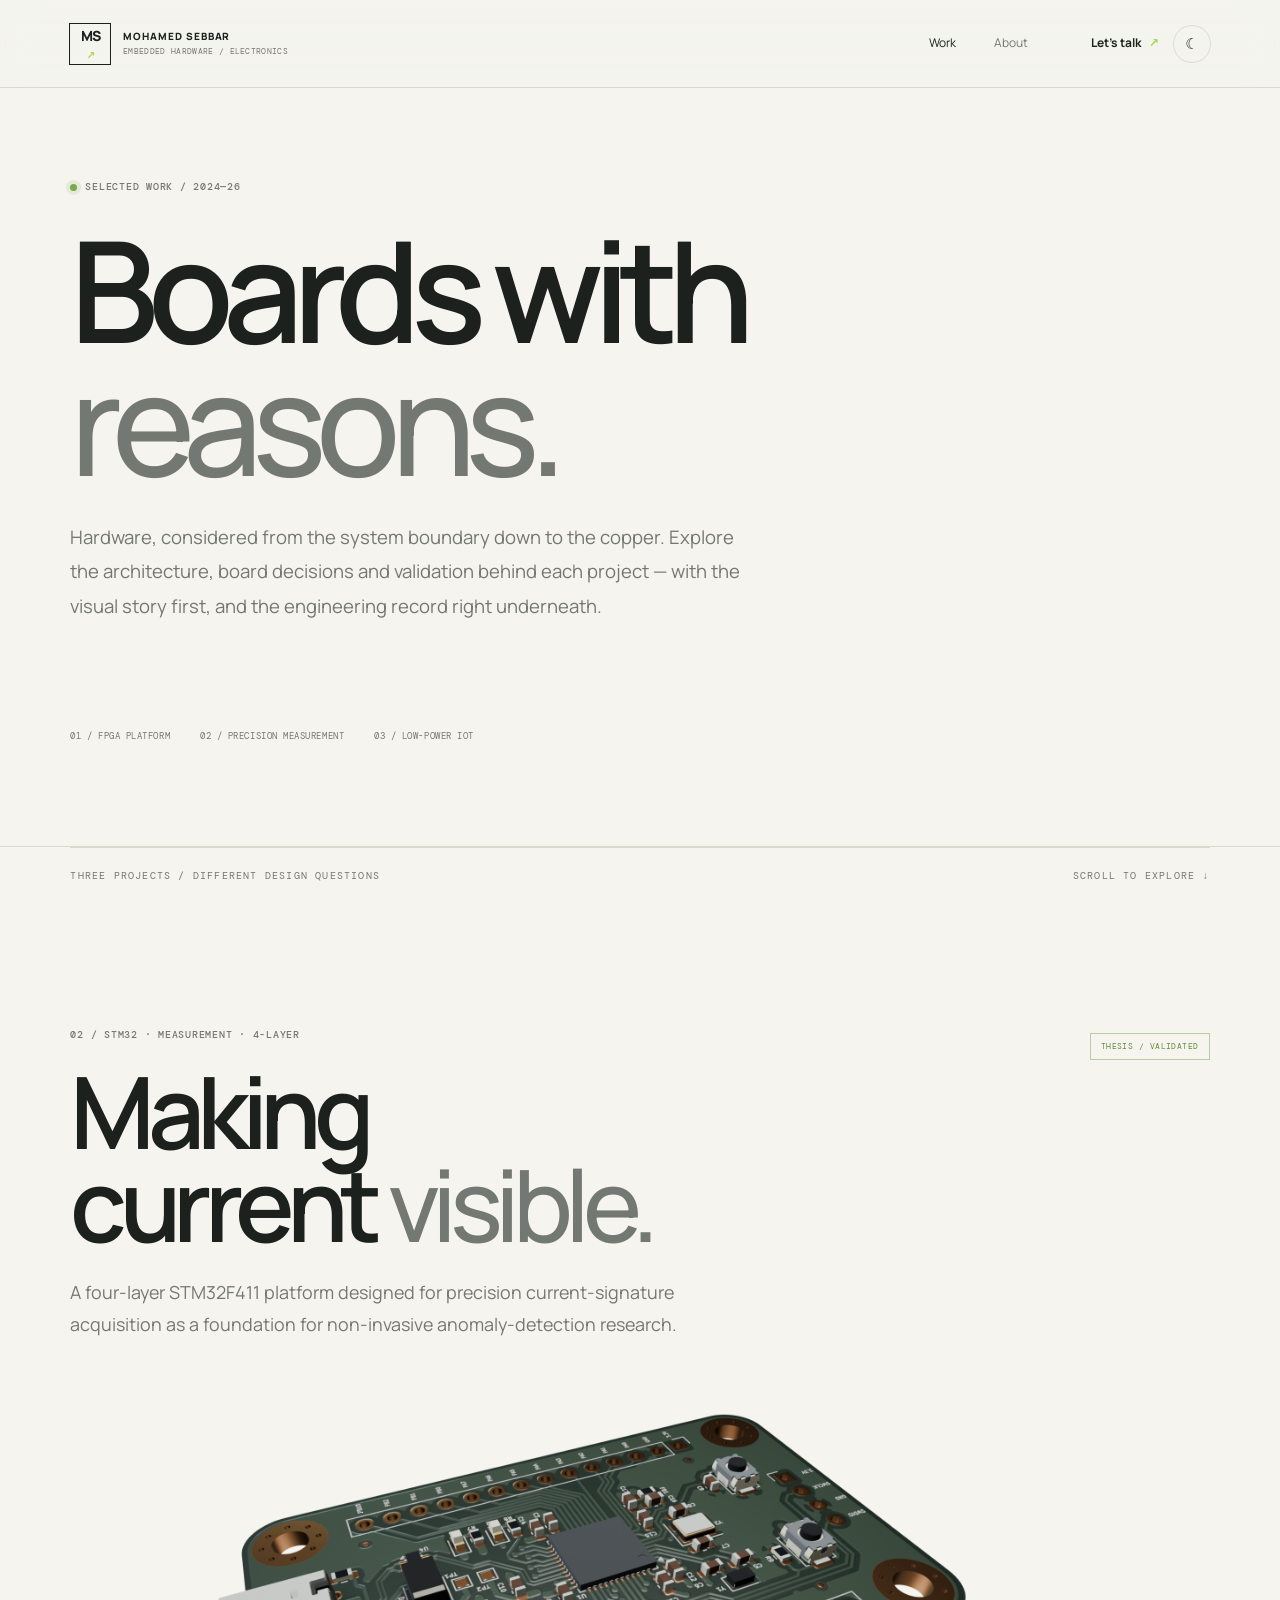
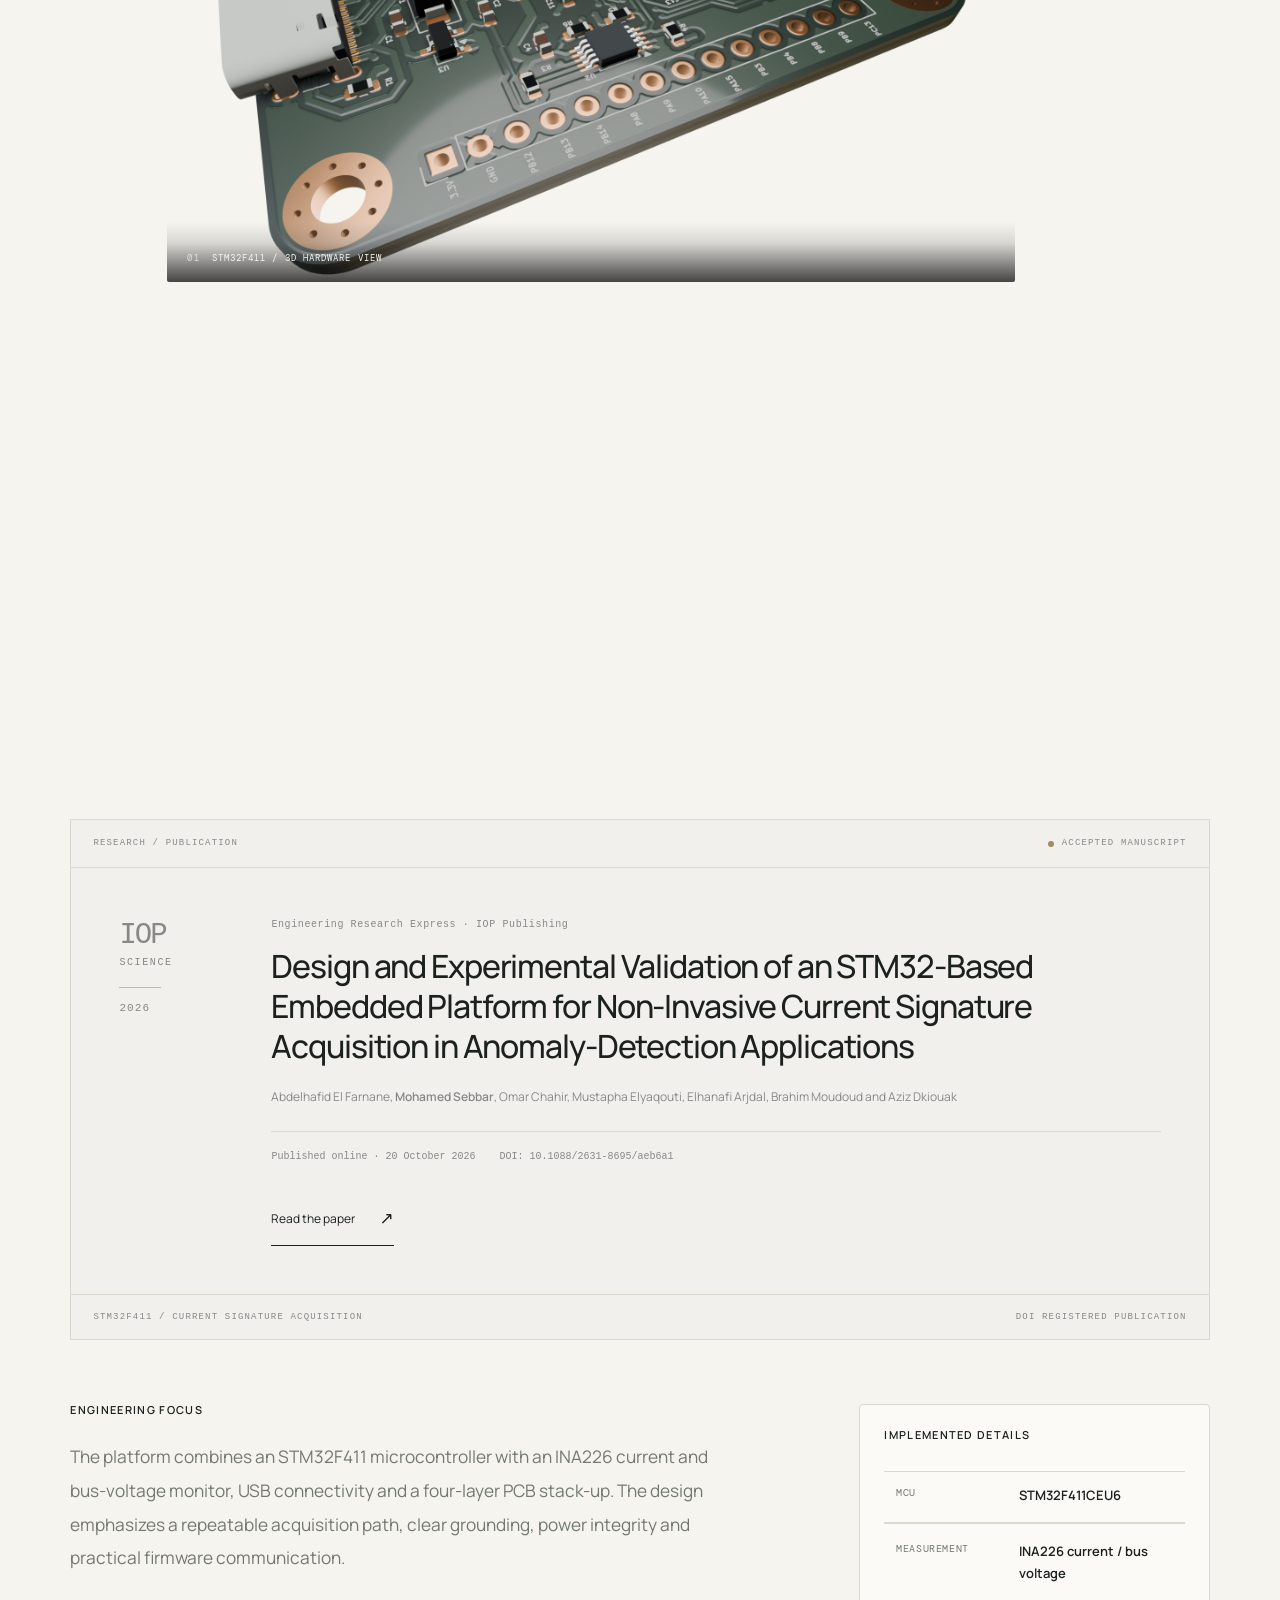
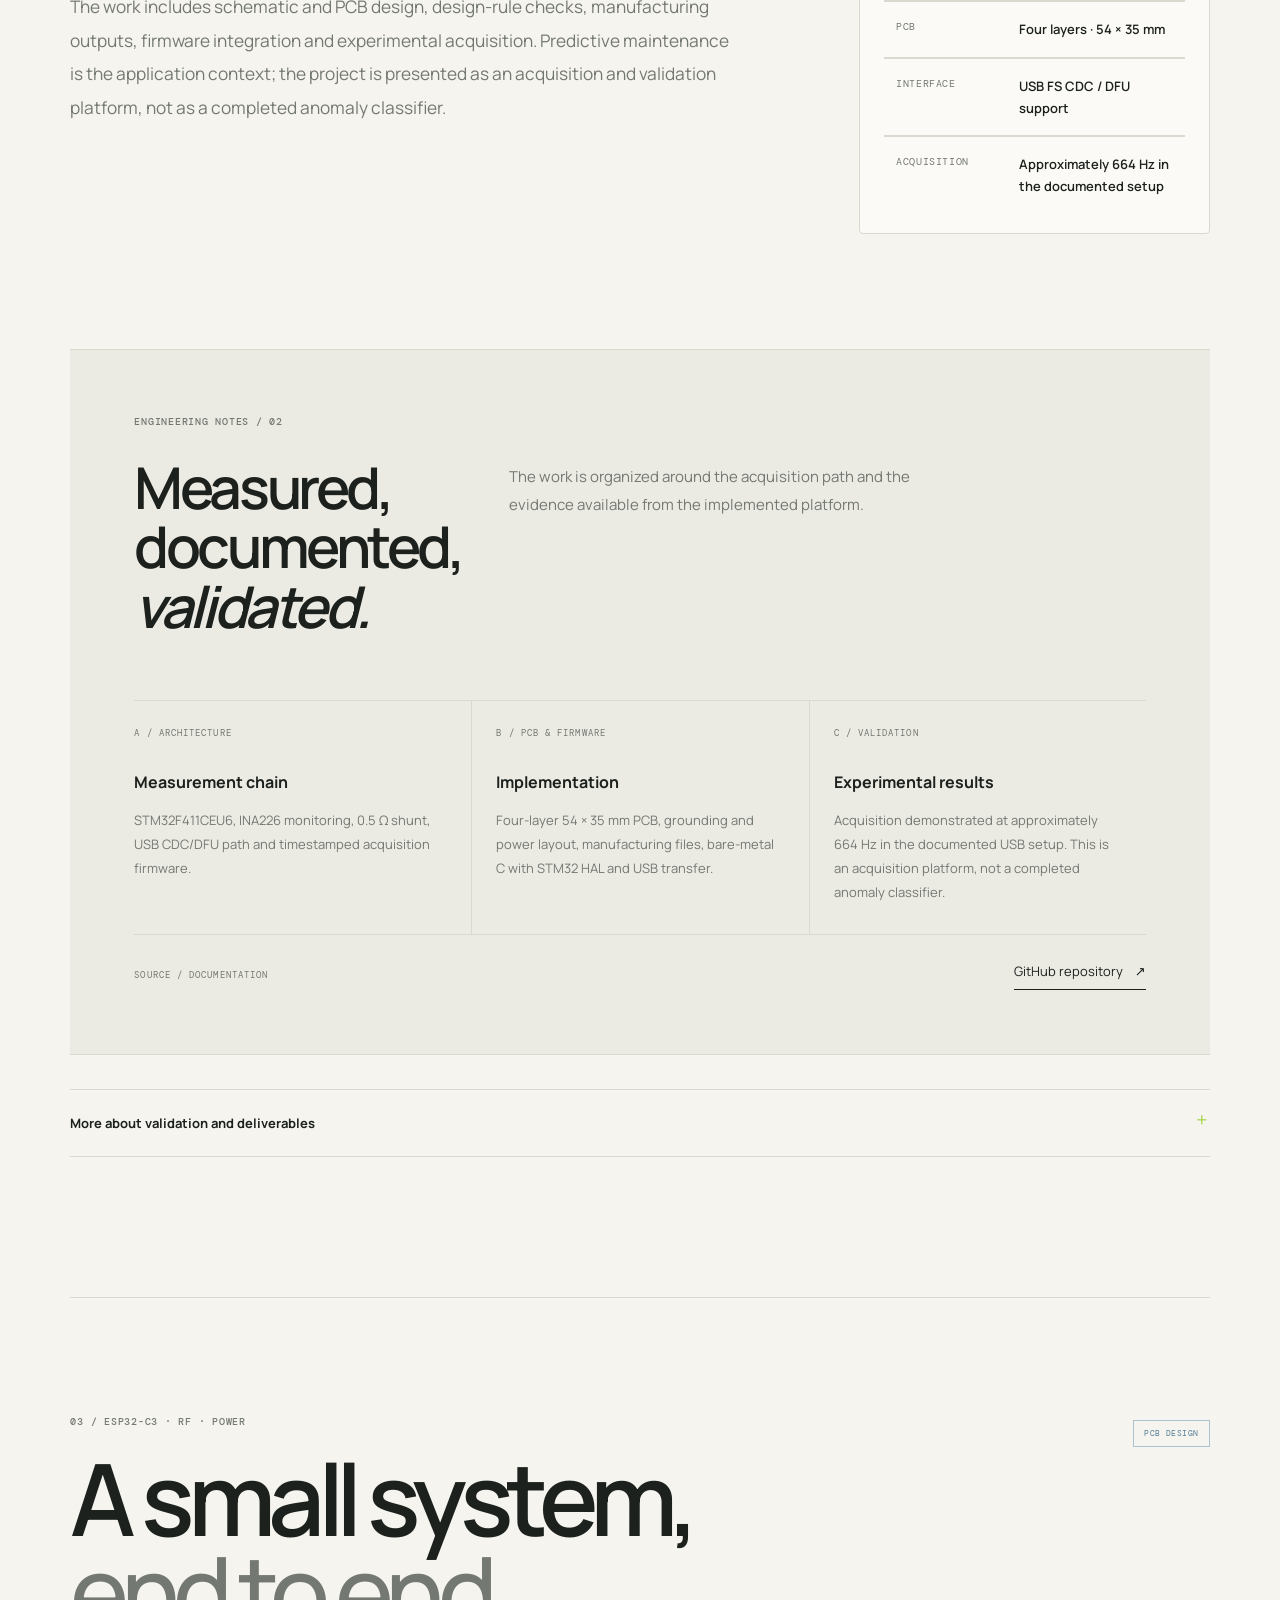
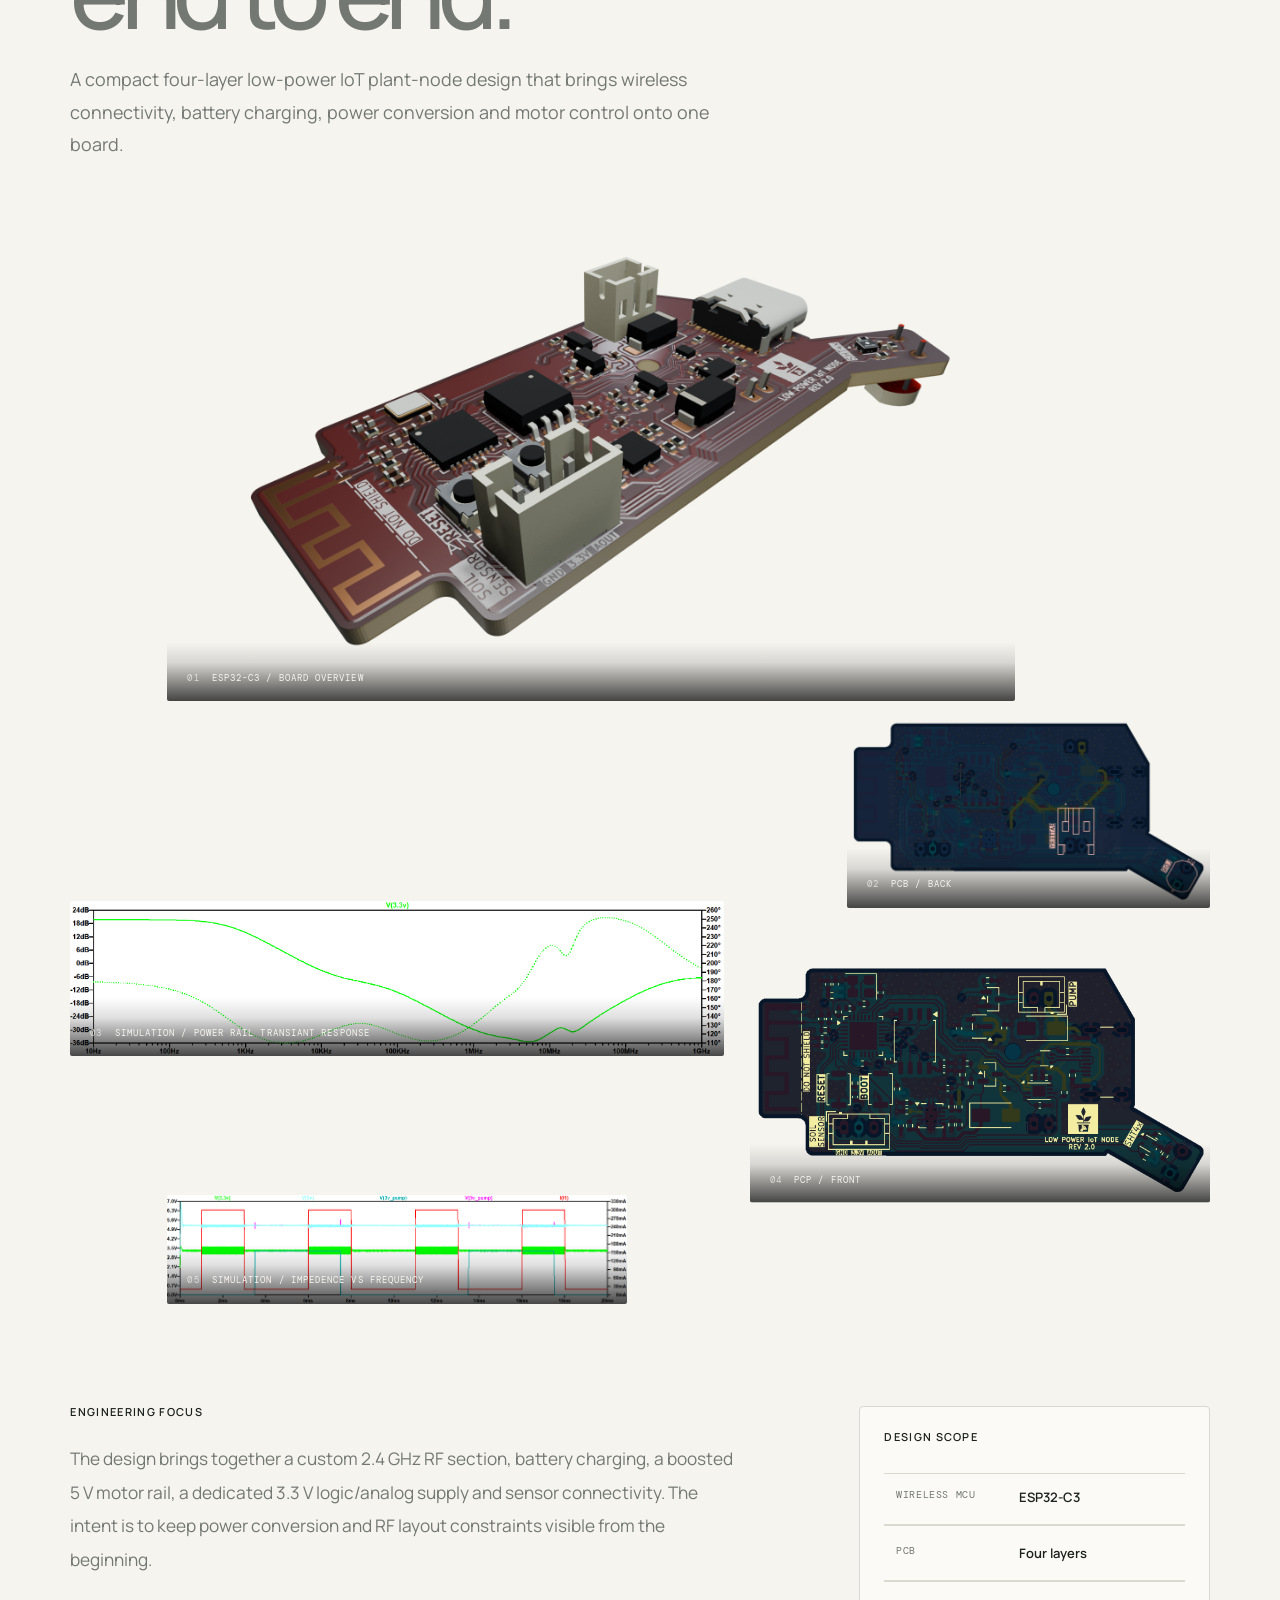
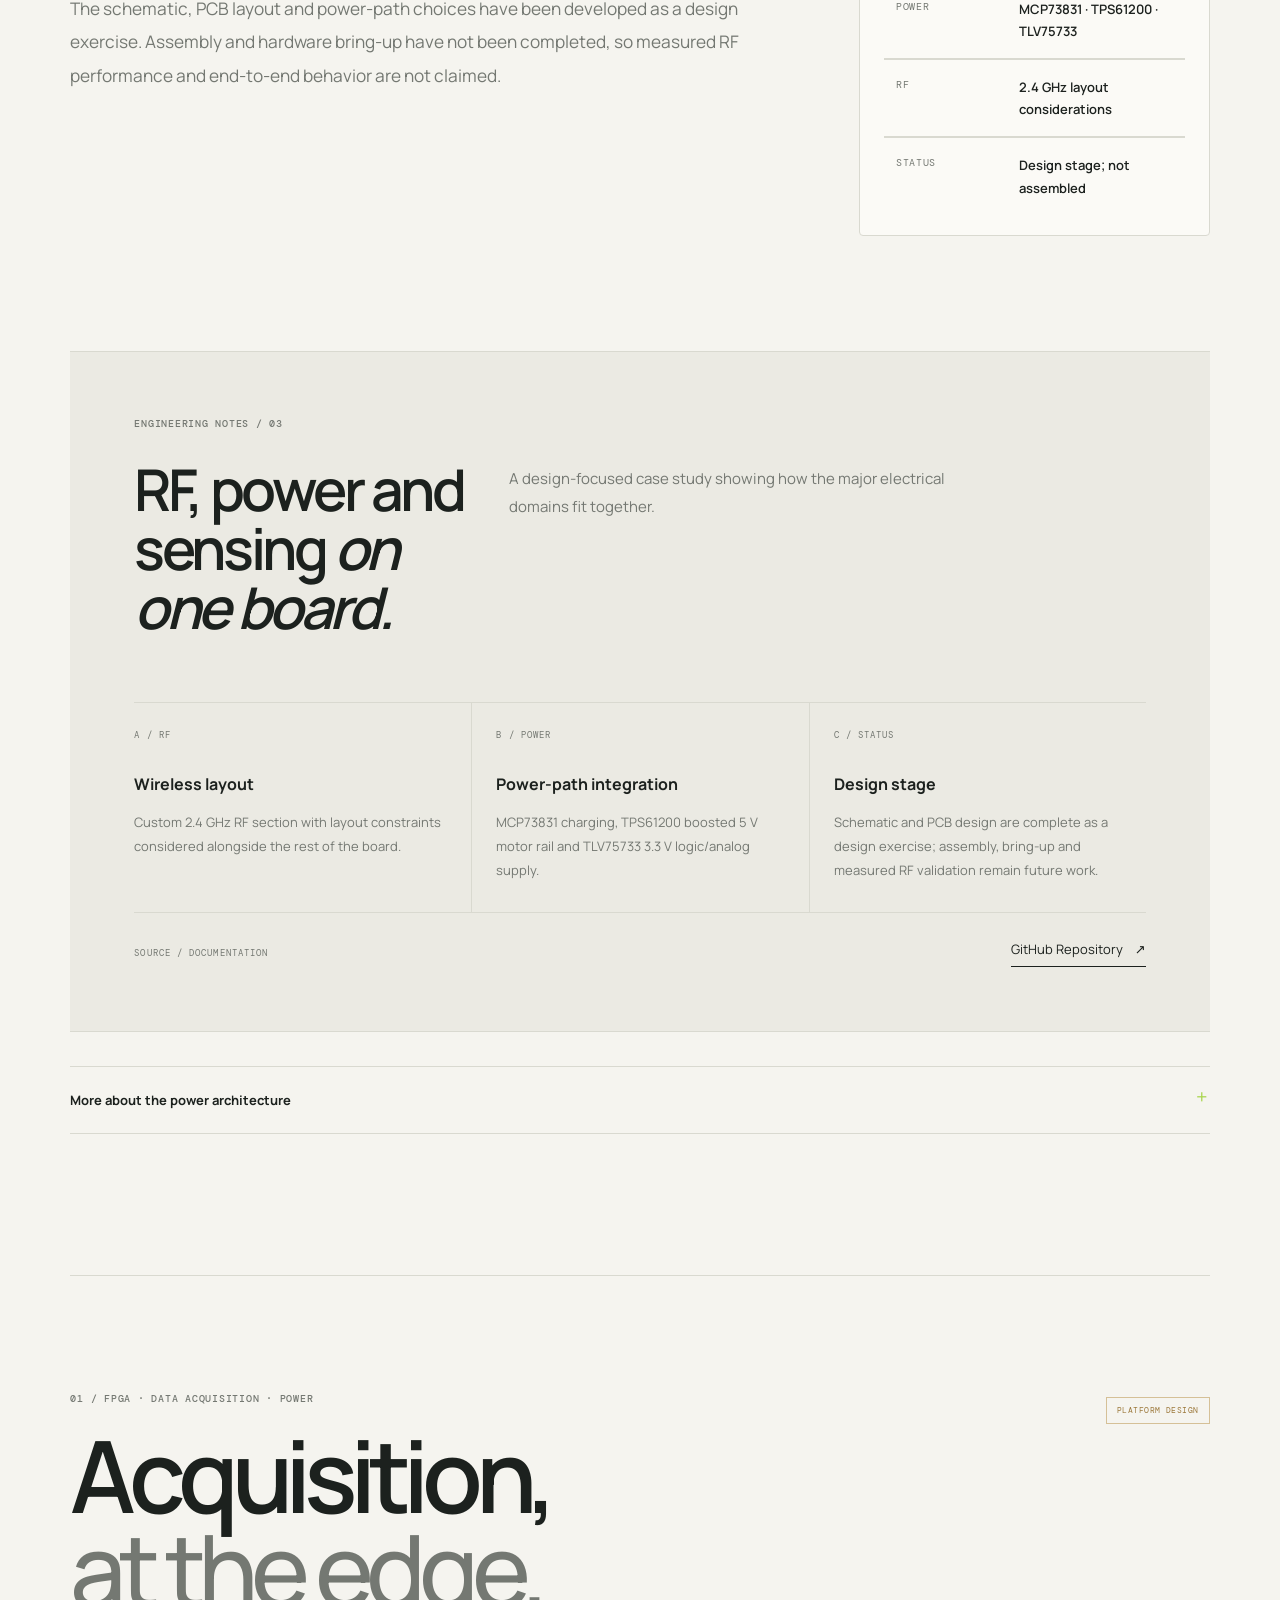
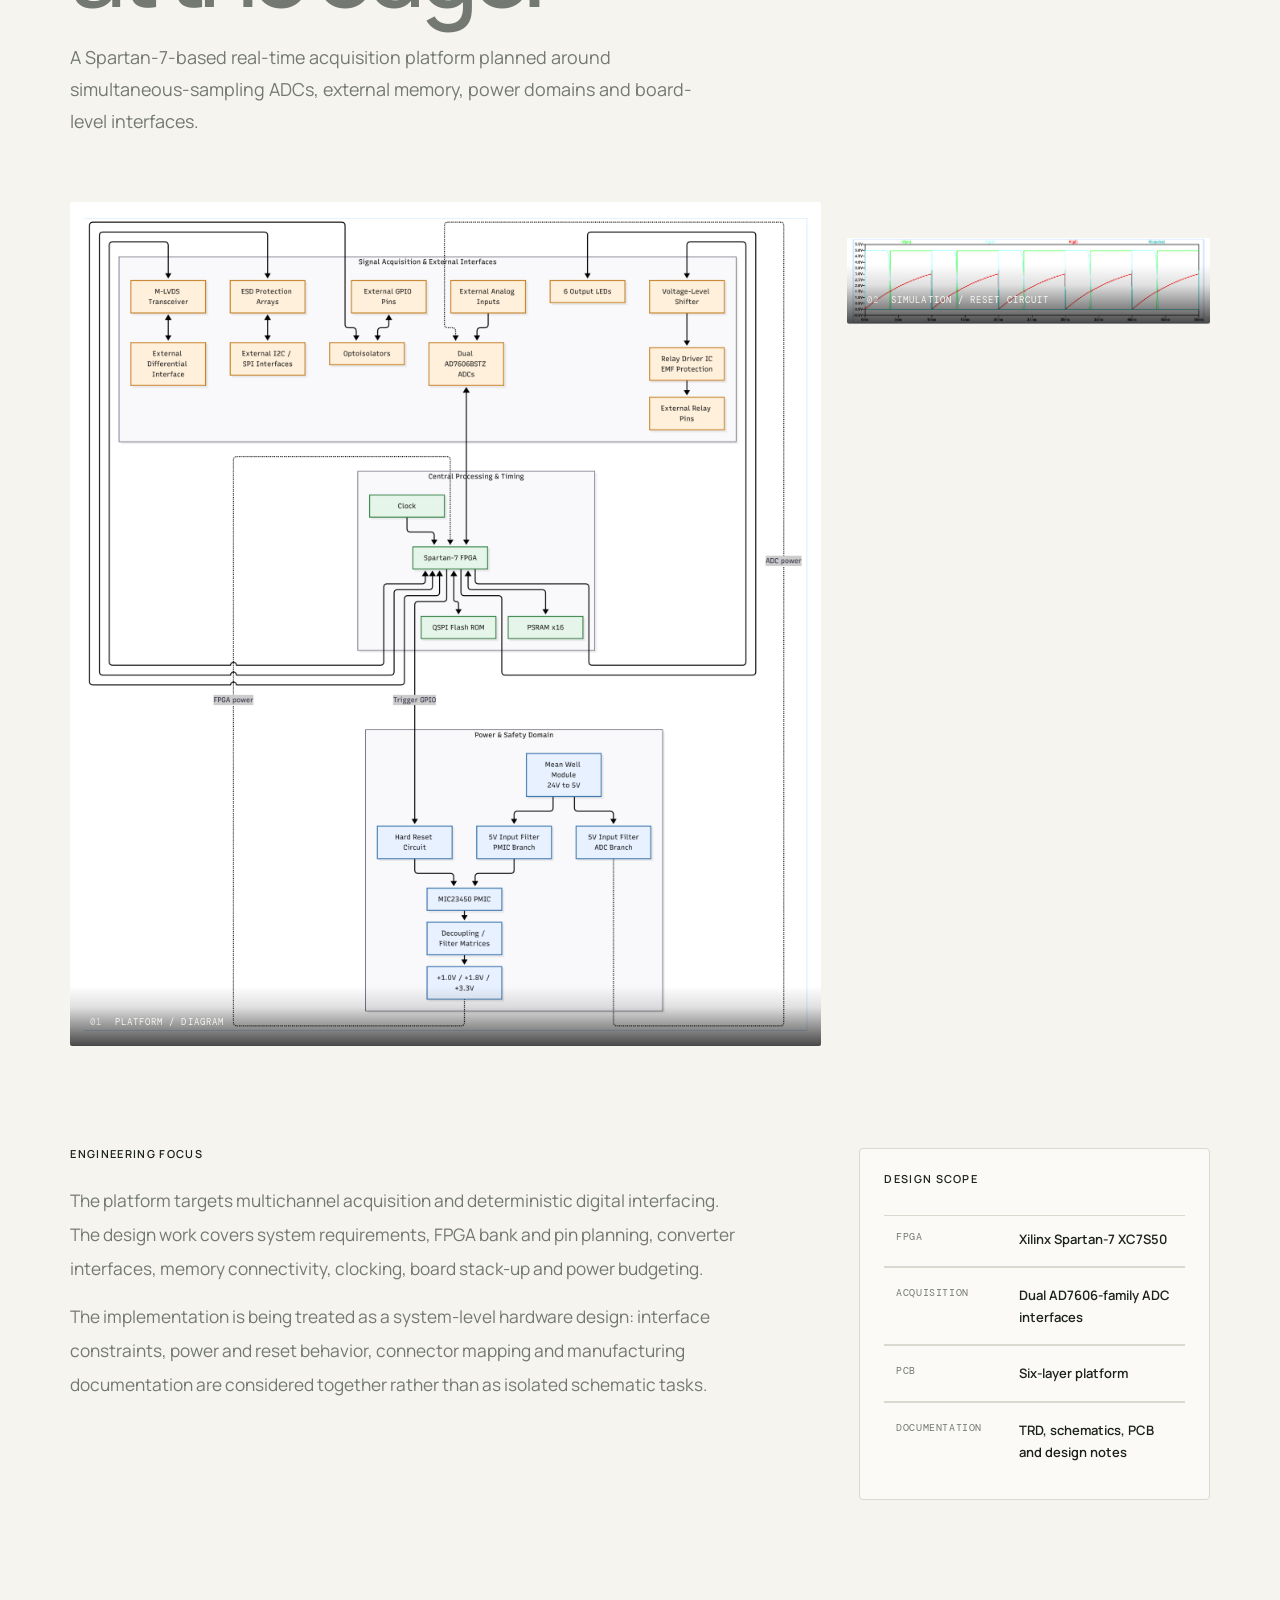
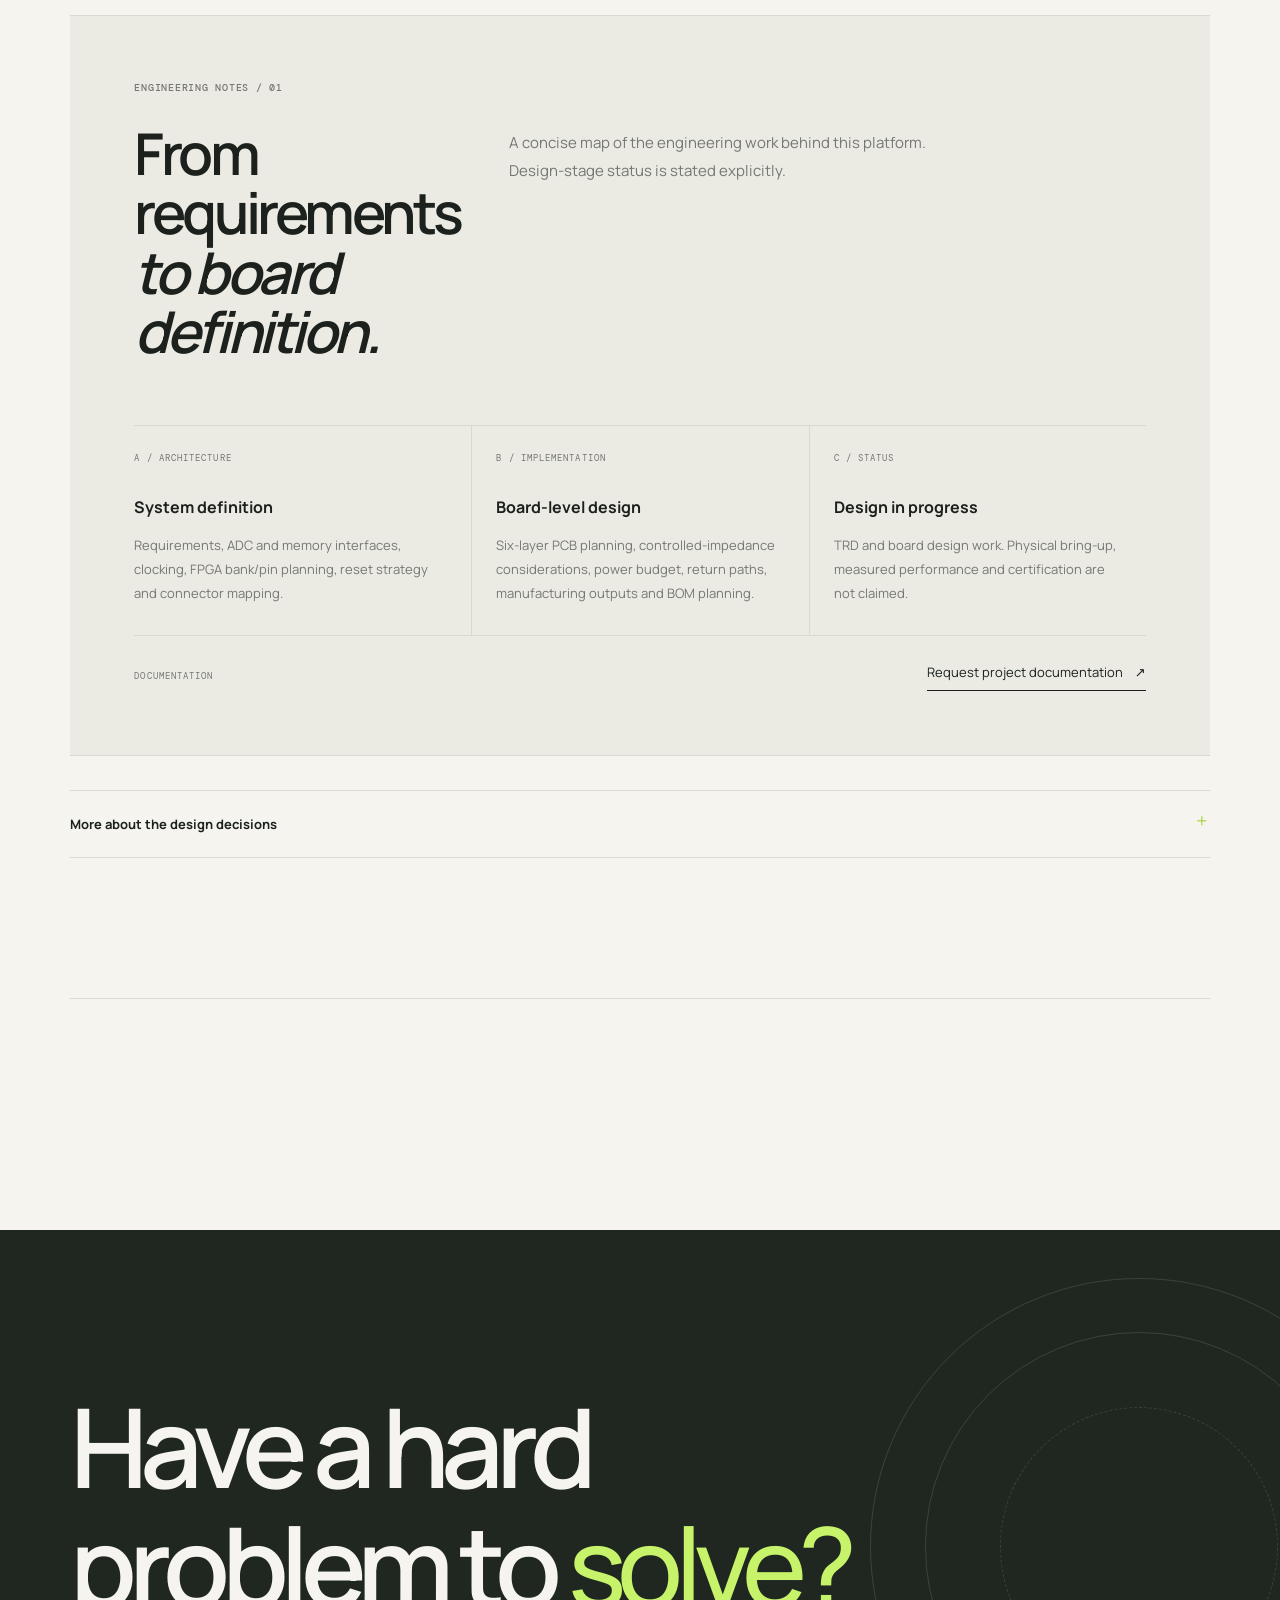
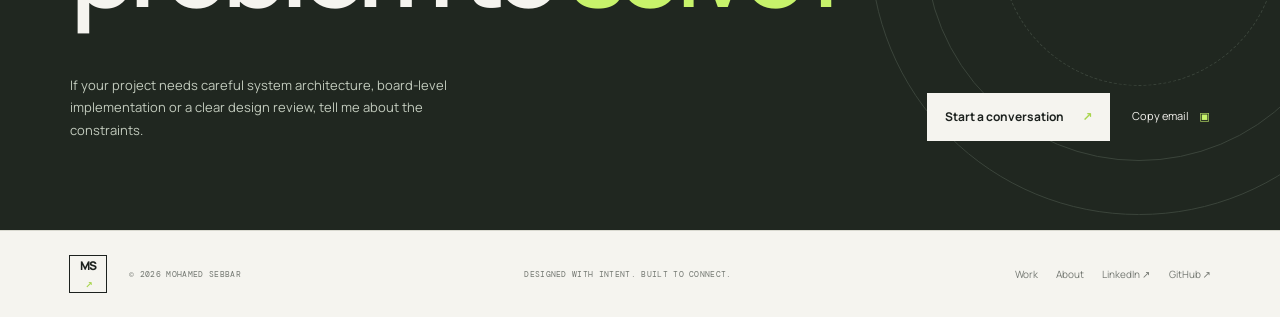
<file: index.html>
<!DOCTYPE html>
<html data-theme="light" lang="en">
    <head>
        <meta charset="utf-8"/>
        <meta content="width=device-width, initial-scale=1" name="viewport"/>
        <meta content="#f5f4ef" name="theme-color"/>
        <meta content="Selected embedded hardware, PCB and FPGA platform work by Mohamed Sebbar, including a Spartan-7 acquisition platform, STM32 current-signature hardware and an ESP32-C3 IoT board." name="description"/>
        
        <title> Selected Work &mdash; Mohamed Sebbar </title>
        
        <script>
            try{var t=localStorage.getItem("theme")||(matchMedia("(prefers-color-scheme: dark)").matches?"dark":"light");document.documentElement.dataset.theme=t}catch(e){}
        </script>

        <link href="https://fonts.googleapis.com" rel="preconnect"/>
        <link crossorigin="" href="https://fonts.gstatic.com" rel="preconnect"/>
        <link href="https://fonts.googleapis.com/css2?family=DM+Mono:wght@400;500&amp;family=Manrope:wght@400;500;600;700;800&amp;display=swap" rel="stylesheet"/>
        <link href="css/00-foundation.css" rel="stylesheet"/>
        <link href="css/01-navigation-components.css" rel="stylesheet"/>
        <link href="css/02-home-hero.css" rel="stylesheet"/>
        <link href="css/03-home-sections.css" rel="stylesheet"/>
        <link href="css/04-contact.css" rel="stylesheet"/>
        <link href="css/05-project-pages.css" rel="stylesheet"/>
        <link href="css/06-about-footer.css" rel="stylesheet"/>
        <link href="css/07-responsive-base.css" rel="stylesheet"/>
        <link href="css/08-editorial-overrides.css" rel="stylesheet"/>

        <script defer="" src="script.js"></script>
    </head>
 
    <body>
        <a class="skip-link" href="#main"> Skip to content </a>
        
        <div class="site-shell">

            <header class="site-header">
                <a aria-label="Mohamed Sebbar home" class="wordmark" href="index.html">
                    <span class="wordmark-mark"> MS <span> &nearrow; </span> </span>
                    <span class="wordmark-name"> MOHAMED SEBBAR <small> EMBEDDED HARDWARE / ELECTRONICS </small> </span>
                </a>

                <nav aria-label="Main navigation" class="main-nav">
                    <a aria-current="page" class="is-current" href="index.html"> Work </a>
                    <a href="about.html"> About </a>
                </nav>
            
                <div class="header-actions">
                    <a class="header-contact" href="#contact"> Let's talk <span> &nearrow; </span> </a>
                    
                    <button aria-label="Toggle dark mode" aria-pressed="false" class="theme-toggle" type="button">
                        <span aria-hidden="true" class="moon"> ☾ </span>
                        <span aria-hidden="true" class="sun"> ☀ </span>
                    </button>

                    <button aria-controls="mobile-nav" aria-expanded="false" aria-label="Open navigation" class="menu-toggle" type="button">
                        <span> </span>
                        <span> </span>
                    </button>
                </div>

            </header>

            <nav aria-label="Mobile navigation" class="mobile-nav" id="mobile-nav" inert="">
                <a aria-current="page" href="index.html"> Work <span> 01 </span> </a>
                <a href="about.html"> About <span> 02 </span> </a>
                <a href="#contact"> Get in touch <span> &nearrow; </span> </a>
            </nav>

            <main id="main">
                
                <section class="page-hero section-pad">
                    <p class="eyebrow">
                        <span class="status-dot"> </span>
                        SELECTED WORK / 2024&mdash;26
                    </p> 
                    <h1> Boards with <em> reasons. </em> </h1>
                    <p class="page-lead">
                    Hardware, considered from the system boundary down to the copper. Explore the architecture, board decisions and validation behind each project — with the visual story first, and the engineering record right underneath.
                    </p>
                    <div class="page-hero-meta">
                        <span> 01 / FPGA PLATFORM </span>
                        <span> 02 / PRECISION MEASUREMENT </span>
                        <span>  03 / LOW-POWER IOT </span>
                    </div>
                </section>
                
                <!-- WORK PAGE: INTRODUCTION AND PROJECT CASE STUDIES -->
                <section aria-label="Project case studies" class="case-studies section-pad">
                    <div class="work-intro-line">
                        <span>THREE PROJECTS / DIFFERENT DESIGN QUESTIONS</span>
                        <span>SCROLL TO EXPLORE ↓</span>
                    </div>

                    <div id="project-proj1"></div>
                    <div id="project-proj2"></div>
                    <div id="project-proj3"></div>
                </section>


                <!-- WORK PAGE: CONTACT CTA -->
                <section class="contact section-pad" id="contact">
                <div class="contact-top">
                <p class="eyebrow">
                <span class="status-dot">
                </span>
                HARDWARE / PCB / FPGA
                </p>
                <span class="contact-index">
                PROJECTS &amp; ROLES
                </span>
                </div>
                <h2>
                Have a hard
                <br/>
                problem to
                <em>
                solve?
                </em>
                </h2>
                <div class="contact-bottom">
                <p>
                If your project needs careful system architecture, board-level implementation or a clear design review, tell me about the constraints.
                </p>
                <div class="contact-actions">
                    <a
                        class="button button-light"
                        href="https://mail.google.com/mail/?view=cm&fs=1&to=sebbar.mohamed66%40gmail.com&su=Hardware%20inquiry"
                        target="_blank"
                        rel="noopener noreferrer"
                    >
                        Start a conversation
                        <span aria-hidden="true">&nearrow;</span>
                    </a>
                    <button class="copy-email" data-copy-email="sebbar.mohamed66@gmail.com" type="button">
                        Copy email <span aria-hidden="true"> ▣ </span>
                    </button>
                </div>
                </div>
                <div aria-hidden="true" class="contact-orbit">
                </div>
                </section>

            </main>

            <footer class="site-footer">
                <a aria-label="Back to home" class="footer-mark" href="index.html">
                    MS <span> &nearrow; </span>
                </a>
                
                <span> &copy;
                    <span id="year"> 2026 </span> MOHAMED SEBBAR
                </span>

                <span>
                    DESIGNED WITH INTENT. BUILT TO CONNECT.
                </span>

                <nav aria-label="Footer navigation" class="footer-links">
                    <a href="index.html"> Work </a>
                    <a href="about.html"> About </a>
                    <a href="https://www.linkedin.com/" rel="noreferrer" target="_blank"> LinkedIn &nearrow; </a>
                    <a href="https://github.com/mohamed-sebbar" rel="noreferrer" target="_blank"> GitHub &nearrow; </a>
                </nav>
                
            </footer>

        </div>

        <div aria-live="polite" class="toast" role="status"> </div>

    </body>

</html>
</file>
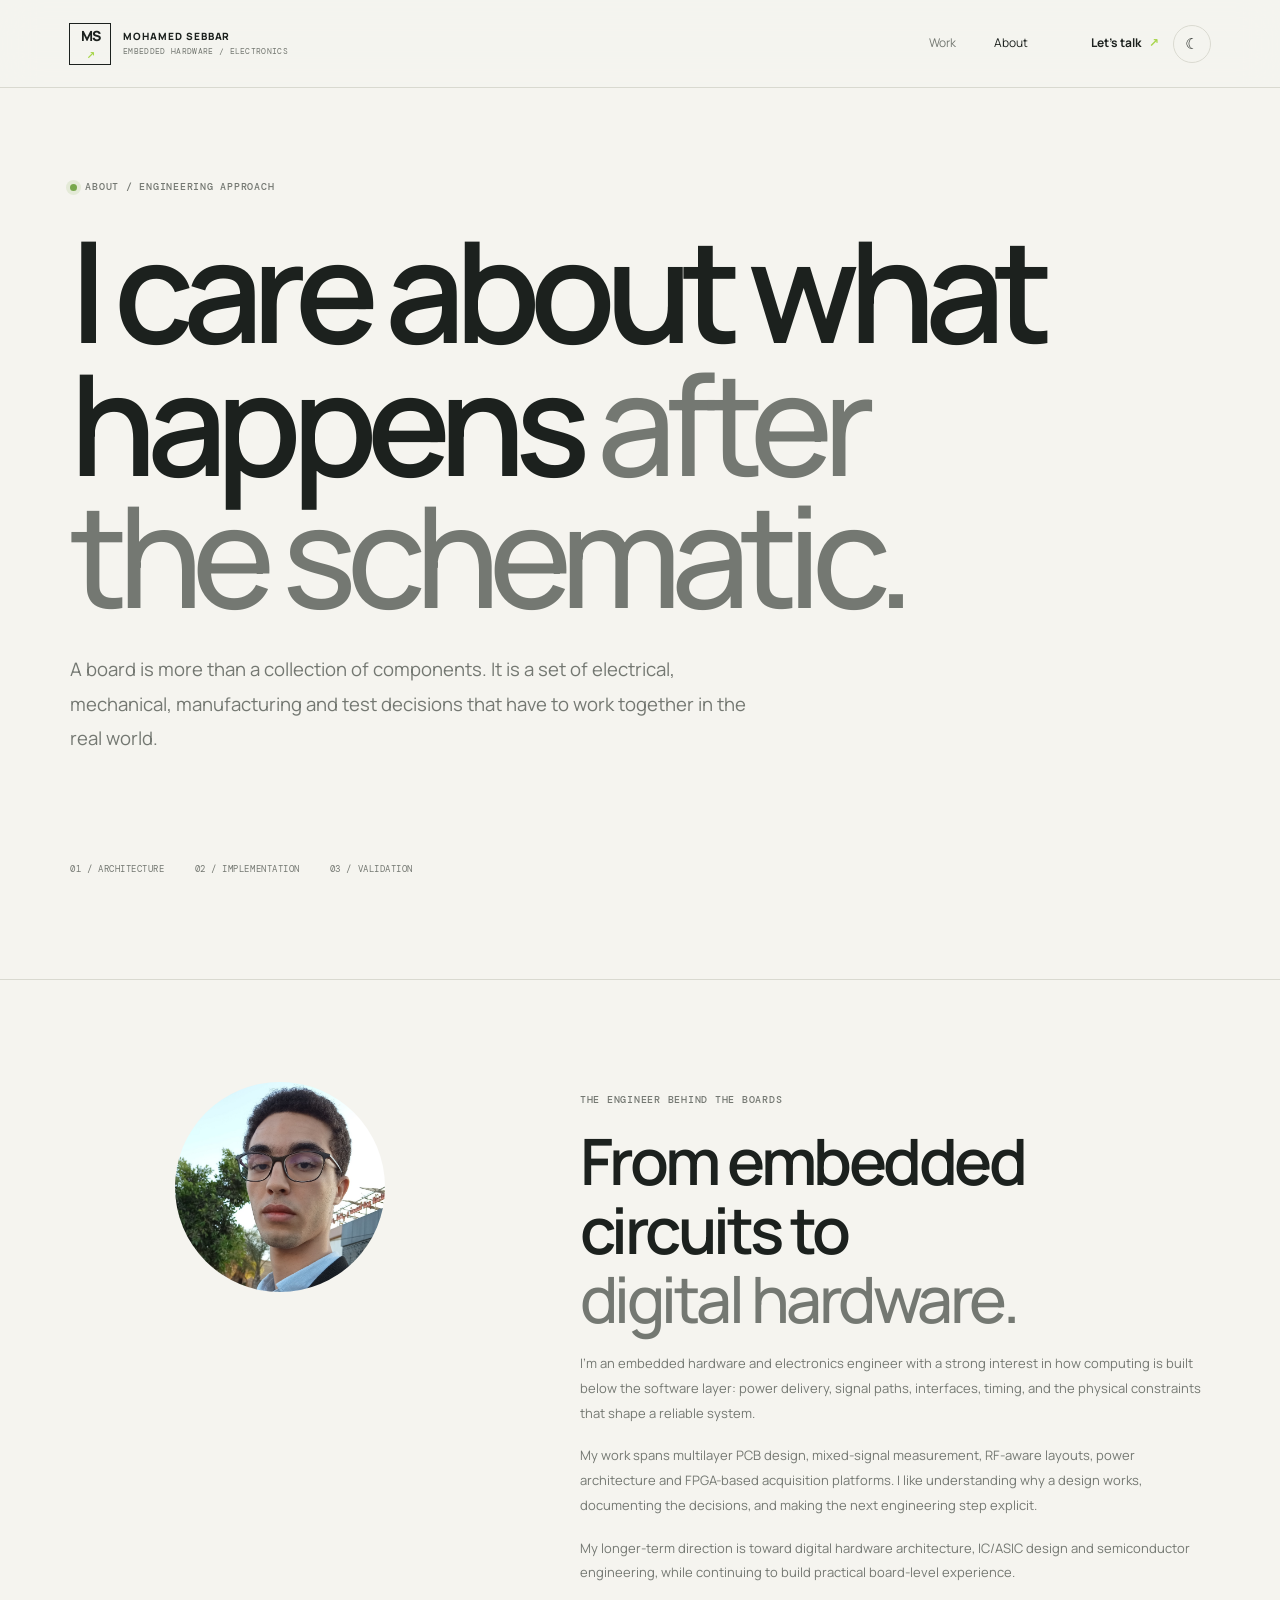
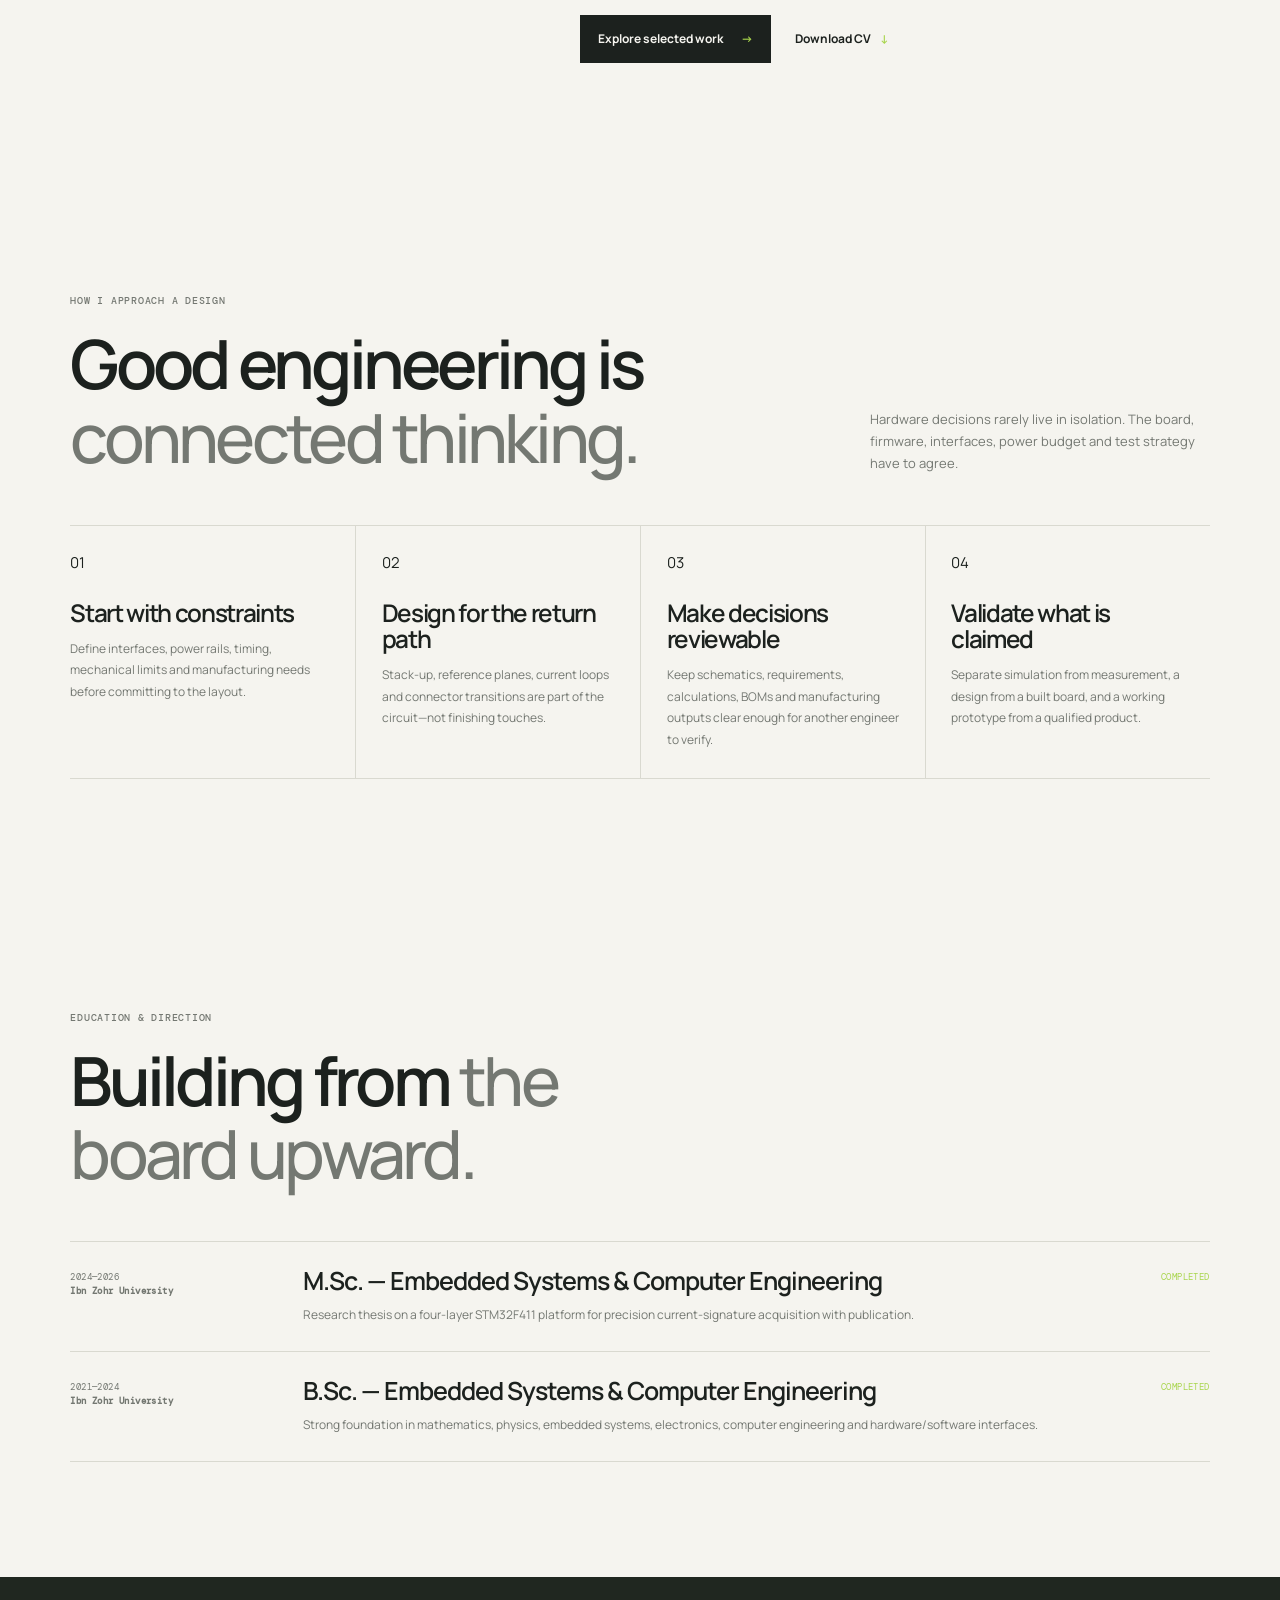
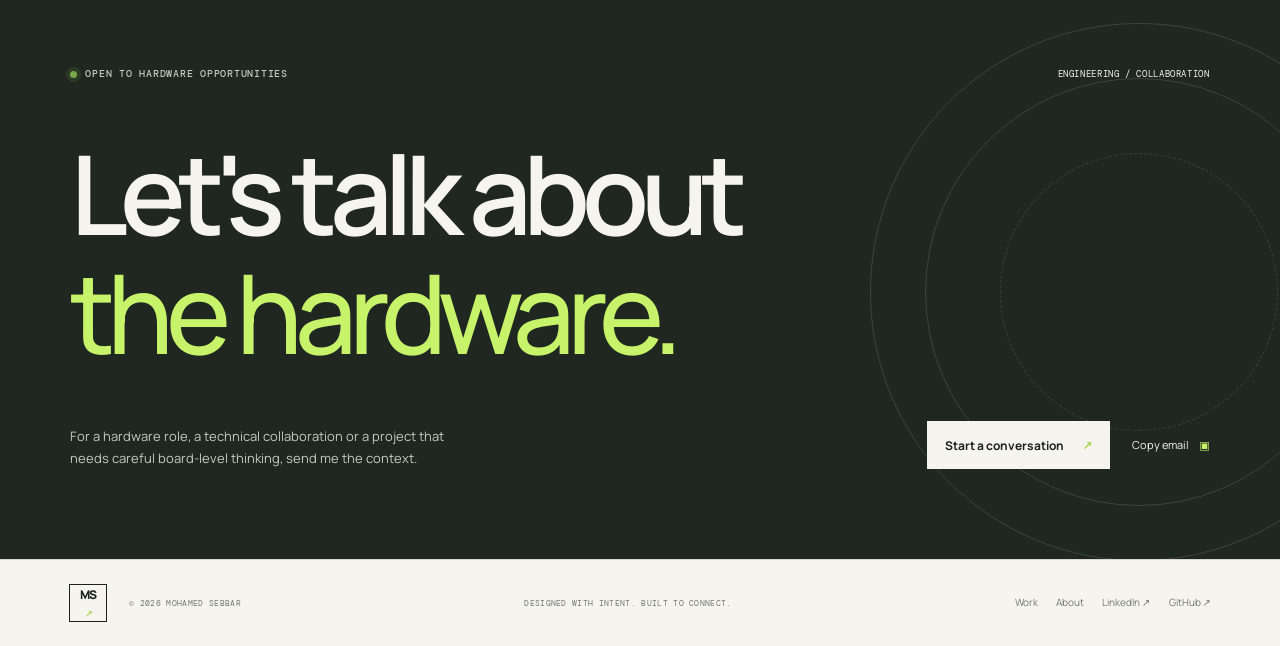
<file: about.html>
<!DOCTYPE html>
<html data-theme="light" lang="en">
  <head>
      <meta charset="utf-8"/>
      <meta content="width=device-width, initial-scale=1" name="viewport"/>
      <meta content="#f5f4ef" name="theme-color"/>
      <meta content="About Mohamed Sebbar, embedded hardware and electronics engineer focused on board-level design, FPGA platforms and precision instrumentation." name="description"/>
      
      <title> About &mdash; Mohamed Sebbar </title>

      <script>
        try{var t=localStorage.getItem("theme")||(matchMedia("(prefers-color-scheme: dark)").matches?"dark":"light");document.documentElement.dataset.theme=t}catch(e){}
      </script>
      
      <link href="https://fonts.googleapis.com" rel="preconnect"/>
      <link crossorigin="" href="https://fonts.gstatic.com" rel="preconnect"/>
      <link href="https://fonts.googleapis.com/css2?family=DM+Mono:wght@400;500&amp;family=Manrope:wght@400;500;600;700;800&amp;display=swap" rel="stylesheet"/>
      <link href="css/00-foundation.css" rel="stylesheet"/>
      <link href="css/01-navigation-components.css" rel="stylesheet"/>
      <link href="css/02-home-hero.css" rel="stylesheet"/>
      <link href="css/03-home-sections.css" rel="stylesheet"/>
      <link href="css/04-contact.css" rel="stylesheet"/>
      <link href="css/05-project-pages.css" rel="stylesheet"/>
      <link href="css/06-about-footer.css" rel="stylesheet"/>
      <link href="css/07-responsive-base.css" rel="stylesheet"/>
      <link href="css/08-editorial-overrides.css" rel="stylesheet"/>
      
      <script defer="" src="script.js"> </script>
  </head>
 
  <body>
  
  <a class="skip-link" href="#main"> Skip to content </a>
  
  <div class="site-shell">
   
    <header class="site-header">
      <a aria-label="Mohamed Sebbar home" class="wordmark" href="index.html">
        <span class="wordmark-mark"> MS <span> &nearrow; </span> </span>
        <span class="wordmark-name"> MOHAMED SEBBAR <small> EMBEDDED HARDWARE / ELECTRONICS </small> </span>
      </a>

      <nav aria-label="Main navigation" class="main-nav">
        <a href="index.html"> Work </a>
        <a aria-current="page" class="is-current" href="about.html"> About </a>
      </nav>

      <div class="header-actions">
        <a class="header-contact" href="#contact"> Let's talk <span> &nearrow; </span> </a>

        <button aria-label="Toggle dark mode" aria-pressed="false" class="theme-toggle" type="button">
          <span aria-hidden="true" class="moon"> ☾ </span>
          <span aria-hidden="true" class="sun"> ☀ </span>
        </button>

        <button aria-controls="mobile-nav" aria-expanded="false" aria-label="Open navigation" class="menu-toggle" type="button">
          <span> </span>
          <span> </span>
        </button>
      </div>
    </header>
   
    <nav aria-label="Mobile navigation" class="mobile-nav" id="mobile-nav" inert="">
      <a href="index.html"> Work <span> 01 </span> </a>
      <a aria-current="page" href="about.html"> About <span> 02 </span> </a>
      <a href="#contact"> Get in touch <span> &nearrow; </span> </a>
    </nav>
   
   <main id="main">

    <section class="page-hero section-pad">
      <p class="eyebrow">
        <span class="status-dot">
        </span> ABOUT / ENGINEERING APPROACH
      </p>

      <h1> I care about what happens <em> after the schematic. </em> </h1>
      
      <p class="page-lead">
        A board is more than a collection of components. It is a set of electrical, mechanical, manufacturing and test decisions that have to work together in the real world.
      </p>

      <div class="page-hero-meta">
        <span> 01 / ARCHITECTURE </span>
        <span> 02 / IMPLEMENTATION </span>
        <span> 03 / VALIDATION </span>
      </div>

    </section>

    <section aria-labelledby="about-intro-title" class="about-intro section-pad">
      <div class="about-portrait-wrap">
        <img alt="Portrait of Mohamed Sebbar" loading="lazy" src="images/profile.jpg"/>
      </div>

      <div class="about-copy">
        <p class="eyebrow"> THE ENGINEER BEHIND THE BOARDS </p>
        <h2 id="about-intro-title"> From embedded circuits to <em> digital hardware. </em> </h2>
        
        <p>
        I&rsquo;m an embedded hardware and electronics engineer with a strong interest in how computing is built below the software layer: power delivery, signal paths, interfaces, timing, and the physical constraints that shape a reliable system.
        </p>

        <p>
          My work spans multilayer PCB design, mixed-signal measurement, RF-aware layouts, power architecture and FPGA-based acquisition platforms. I like understanding why a design works, documenting the decisions, and making the next engineering step explicit.
        </p>

        <p>
          My longer-term direction is toward digital hardware architecture, IC/ASIC design and semiconductor engineering, while continuing to build practical board-level experience.
        </p>

        <div class="about-actions">
          <a class="button button-dark" href="index.html">
            Explore selected work <span> &rarr; </span>
          </a>
          
          <a class="text-link" href="cv.pdf">
            Download CV <span> &darr; </span>
          </a>
        </div>
      </div>
      
    </section>

    <section class="principles section-pad">
      <div class="section-heading">

        <div>
          <p class="eyebrow"> HOW I APPROACH A DESIGN </p>
          <h2> Good engineering is <em> connected thinking. </em> </h2>
        </div>

        <p>
        Hardware decisions rarely live in isolation. The board, firmware, interfaces, power budget and test strategy have to agree.
        </p>
        
      </div>

      <div class="principle-grid">
        <article class="principle">
          <span class="principle-index"> 01 </span>
          <h3> Start with constraints </h3>
          
          <p>
            Define interfaces, power rails, timing, mechanical limits and manufacturing needs before committing to the layout.
          </p>

        </article>

        <article class="principle">
          <span class="principle-index"> 02 </span>
          <h3> Design for the return path </h3>
          
          <p>
            Stack-up, reference planes, current loops and connector transitions are part of the circuit&mdash;not finishing touches.
          </p>
        </article>

        <article class="principle">
          <span class="principle-index"> 03 </span>
          <h3> Make decisions reviewable </h3>
          <p>
            Keep schematics, requirements, calculations, BOMs and manufacturing outputs clear enough for another engineer to verify.
          </p>
        </article>

        <article class="principle">
          <span class="principle-index"> 04 </span>
          <h3> Validate what is claimed </h3>
          <p>
            Separate simulation from measurement, a design from a built board, and a working prototype from a qualified product.
          </p>
        </article>
      </div>
    </section>

    <section class="trajectory section-pad">
      <div class="section-heading">
        <div>
        <p class="eyebrow"> EDUCATION &amp; DIRECTION </p>
        <h2> Building from <em> the board upward. </em> </h2>
        </div>
      </div>

      <div class="timeline">
        <article class="timeline-item">
          <span class="timeline-date"> 2024&mdash;2026 <br> <b>Ibn Zohr University</b> </span>
          <div>
            <h3> M.Sc. &mdash; Embedded Systems &amp; Computer Engineering </h3>
            <p>
              Research thesis on a four-layer STM32F411 platform for precision current-signature acquisition with publication.
            </p>
          </div>
          <span class="timeline-tag"> COMPLETED </span>
        </article>

        <article class="timeline-item">
          <span class="timeline-date"> 2021&mdash;2024 <br> <b>Ibn Zohr University</b> </span>
          <div>
            <h3> B.Sc. &mdash; Embedded Systems &amp; Computer Engineering </h3>
            <p>
              Strong foundation in mathematics, physics, embedded systems, electronics, computer engineering and hardware/software interfaces.
            </p>
          </div>
          <span class="timeline-tag"> COMPLETED </span>
        </article>

      </div>

    </section>

    <section class="contact section-pad" id="contact">
      <div class="contact-top">
        <p class="eyebrow"> <span class="status-dot"> </span> OPEN TO HARDWARE OPPORTUNITIES </p>
        <span class="contact-index"> ENGINEERING / COLLABORATION </span>
      </div>

      <h2> Let's talk about
        <br/>
        <em> the hardware. </em>
      </h2>

      <div class="contact-bottom">
      
        <p>
        For a hardware role, a technical collaboration or a project that needs careful board-level thinking, send me the context.
        </p>

        <div class="contact-actions">
          <a
            class="button button-light"
            href="https://mail.google.com/mail/?view=cm&fs=1&to=sebbar.mohamed66%40gmail.com&su=Hardware%20inquiry"
            target="_blank"
            rel="noopener noreferrer"
            >
              Start a conversation
              <span aria-hidden="true">&nearrow;</span>
          </a>

          <button class="copy-email" data-copy-email="sebbar.mohamed66@gmail.com" type="button">
            Copy email <span aria-hidden="true"> ▣ </span>
          </button>
        </div>
      </div>
     
      <div aria-hidden="true" class="contact-orbit">
     </div>
    </section>
   </main>
   
  <footer class="site-footer">
    <a aria-label="Back to home" class="footer-mark" href="index.html">
      MS <span> &nearrow; </span>
    </a>
                
    <span> &copy;
      <span id="year"> 2026 </span> MOHAMED SEBBAR
    </span>

    <span>
      DESIGNED WITH INTENT. BUILT TO CONNECT.
    </span>

    <nav aria-label="Footer navigation" class="footer-links">
      <a href="index.html"> Work </a>
      <a href="about.html"> About </a>
      <a href="https://www.linkedin.com/" rel="noreferrer" target="_blank"> LinkedIn &nearrow; </a>
      <a href="https://github.com/mohamed-sebbar" rel="noreferrer" target="_blank"> GitHub &nearrow; </a>
    </nav>
                
  </footer>
  
  </div>
  
  <div aria-live="polite" class="toast" role="status"> </div>
 
</body>
</html>
</file>
<file: css/01-navigation-components.css>
/* Header, navigation, buttons and shared controls. Extracted from the original stylesheet; rule order preserved. */
/* Header / navigation */
.site-header
{
    position: fixed;
    top: 0;
    left: 0;
    right: 0;
    z-index: 1000;

  display:flex;
  min-height:var(--header-height);
  align-items:center;
  justify-content:space-between;
  gap:24px;
  padding:14px var(--gutter);
  border-bottom:1px solid var(--line);
  background:color-mix(in srgb,var(--paper) 91%,transparent);
  backdrop-filter:blur(16px)
}



.wordmark
{
  display:inline-flex;
  min-width:0;
  align-items:center;
  gap:12px
}

.wordmark-mark,.footer-mark
{
  display:grid;
  width:42px;
  height:42px;
  flex:0 0 42px;
  place-items:center;
  border:1px solid var(--ink);
  font-size:14px;
  font-weight:800;
  letter-spacing:-.09em
}

.wordmark-mark span,.footer-mark span
{
  color:var(--green-dark);
  font-size:.75em
}

.wordmark-name
{
  display:grid;
  gap:3px;
  font-size:10px;
  font-weight:800;
  letter-spacing:.095em;
  line-height:1.4
}

.wordmark-name small
{
  color:var(--muted);
  font:400 8px/1.4 var(--mono);
  letter-spacing:.04em
}

.main-nav,.header-actions,.footer-links
{
  display:flex;
  align-items:center
}

.main-nav
{
  gap:clamp(18px,3vw,42px);
  margin-left:auto;
  margin-right:clamp(16px,3vw,40px)
}

.main-nav a,.footer-links a
{
  color:var(--muted);
  font-size:12px;
  transition:color .2s
}

.main-nav a:hover,.main-nav a.is-current,.footer-links a:hover
{
  color:var(--ink)
}

.header-actions
{
  gap:14px
}

.header-contact
{
  display:inline-flex;
  align-items:center;
  gap:8px;
  font-size:12px;
  font-weight:700;
  white-space:nowrap
}

.header-contact span,.text-link span,.button span
{
  color:var(--green-dark)
}

.theme-toggle,.menu-toggle
{
  display:inline-grid;
  width:38px;
  height:38px;
  flex:0 0 38px;
  place-items:center;
  border:1px solid var(--line);
  border-radius:50%;
  background:transparent;
  color:var(--ink);
  transition:border-color .2s,background-color .2s
}

.theme-toggle:hover,.menu-toggle:hover
{
  border-color:var(--ink);
  background:var(--paper-deep)
}

.theme-toggle .sun
{
  display:none
}

html[data-theme="dark"] .theme-toggle .moon
{
  display:none
}

html[data-theme="dark"] .theme-toggle .sun
{
  display:inline
}

.menu-toggle
{
  display:none;
  align-content:center;
  gap:5px;
  padding:10px
}

.menu-toggle span
{
  display:block;
  width:16px;
  height:1px;
  background:currentColor;
  transition:transform .2s
}

.menu-toggle[aria-expanded="true"] span:first-child
{
  transform:translateY(3px) rotate(45deg)
}

.menu-toggle[aria-expanded="true"] span:last-child
{
  transform:translateY(-3px) rotate(-45deg)
}

.mobile-nav
{
  display:none
}

/* Buttons */
.button
{
  display:inline-flex;
  min-height:48px;
  align-items:center;
  justify-content:center;
  gap:18px;
  padding:12px 17px;
  border:1px solid transparent;
  font-size:12px;
  font-weight:700;
  line-height:1.3;
  transition:transform .2s var(--ease),background-color .2s,color .2s
}

.button:hover
{
  transform:translateY(-2px)
}

.button-dark
{
  background:var(--ink);
  color:var(--paper)
}

.button-dark:hover
{
  background:#303930;
  color:#fff
}

.button-light
{
  background:#f5f4ef;
  color:#1c211e
}

.button-light:hover
{
  background:var(--green)
}

.text-link
{
  display:inline-flex;
  align-items:center;
  gap:9px;
  font-size:12px;
  font-weight:700;
  transition:color .2s
}

.text-link:hover
{
  color:var(--green-dark)
}
</file>
<file: css/02-home-hero.css>
/* Homepage hero and opening visual sections. Extracted from the original stylesheet; rule order preserved. */
/* Homepage hero */
.hero
{
  position:relative;
  display:grid;
  min-height:min(780px,calc(100svh - var(--header-height)));
  grid-template-columns:minmax(0,1.03fr) minmax(300px,.97fr);
  align-items:center;
  gap:clamp(30px,5vw,78px);
  padding-top:clamp(58px,8vw,116px);
  padding-bottom:clamp(78px,9vw,126px)
}

.hero-copy
{
  position:relative;
  z-index:2;
  max-width:760px
}

.hero-copy>.eyebrow
{
  margin-bottom:clamp(24px,3.2vw,42px)
}

.hero h1
{
  max-width:800px;
  font-size:clamp(52px,7.1vw,108px);
  letter-spacing:-.075em;
  line-height:.99
}

.hero-intro
{
  max-width:600px;
  margin-top:26px;
  color:var(--muted);
  font-size:clamp(14px,1.15vw,16px);
  line-height:1.85
}

.hero-actions
{
  display:flex;
  flex-wrap:wrap;
  align-items:center;
  gap:20px 24px;
  margin-top:30px
}

.hero-meta
{
  display:grid;
  gap:9px;
  margin-top:clamp(38px,5vw,64px);
  color:var(--muted);
  font:9px/1.5 var(--mono);
  letter-spacing:.045em
}

.meta-index
{
  display:inline-block;
  min-width:29px;
  color:var(--green-dark)
}

.hero-art
{
  position:relative;
  align-self:center;
  min-width:0;
  padding:clamp(12px,2vw,25px);
  border:1px solid var(--line);
  background:var(--paper-deep);
  isolation:isolate
}

.art-topline,.art-caption
{
  display:flex;
  align-items:center;
  justify-content:space-between;
  gap:12px;
  color:var(--muted);
  font:8px/1.5 var(--mono);
  letter-spacing:.06em
}

.board-scene
{
  position:relative;
  display:grid;
  min-height:clamp(290px,34vw,470px);
  place-items:center;
  overflow:hidden;
  margin-block:18px;
  border:1px solid var(--line);
  background-image:linear-gradient(#74787217 1px,transparent 1px),linear-gradient(90deg,#74787217 1px,transparent 1px);
  background-size:22px 22px
}

.board-shadow
{
  position:absolute;
  width:72%;
  height:64%;
  transform:translate(8%,10%) rotate(-17deg);
  background:#0003;
  filter:blur(24px)
}

.board
{
  position:relative;
  width:74%;
  aspect-ratio:1.08;
  transform:rotate(-14deg) skewY(1deg);
  overflow:hidden;
  border:8px solid #31483a;
  border-radius:5px;
  background:linear-gradient(135deg,#436a4e,#244332 60%,#172d24);
  box-shadow:12px 18px 0 #26362c,16px 24px 0 #8a927e
}

.board-outline
{
  position:absolute;
  inset:6%;
  border:1px solid #a9c48a;
  opacity:.75
}

.board-traces
{
  position:absolute;
  inset:10%;
  opacity:.8;
  background-repeat:no-repeat
}

.traces-a
{
  background-image:repeating-linear-gradient(0deg,transparent 0 18px,#a8c47d 19px 20px,transparent 21px 29px),repeating-linear-gradient(90deg,transparent 0 30px,#8caf69 31px 32px,transparent 33px 43px);
  mask-image:linear-gradient(135deg,#000 0 60%,transparent 82%)
}

.traces-b
{
  inset:20% 8%;
  background-image:repeating-linear-gradient(90deg,transparent 0 20px,#c2d997 21px 22px,transparent 23px 34px);
  transform:rotate(18deg)
}

.traces-c
{
  inset:5% 12%;
  border:1px dashed #c2d997;
  border-radius:20%
}

.board-chip
{
  position:absolute;
  z-index:2;
  border:2px solid #aeb9a0;
  background:linear-gradient(135deg,#202722,#424a40);
  box-shadow:3px 5px 0 #1a2a20
}

.chip-main
{
  top:30%;
  left:35%;
  display:flex;
  width:28%;
  aspect-ratio:1;
  align-items:center;
  justify-content:center;
  flex-wrap:wrap;
  gap:3px;
  padding:5%
}

.chip-main span
{
  color:var(--green);
  font:500 clamp(10px,1.5vw,20px) var(--mono)
}

.chip-main i
{
  width:4px;
  height:4px;
  background:#b7c6a8
}

.chip-small
{
  top:16%;
  left:15%;
  width:14%;
  aspect-ratio:1.15
}

.board-module
{
  position:absolute;
  right:12%;
  bottom:18%;
  width:22%;
  height:12%;
  border:2px solid #b4c38e;
  background:repeating-linear-gradient(90deg,#c8b77c 0 4px,#3b4537 4px 8px)
}

.board-pad
{
  position:absolute;
  width:9%;
  height:4%;
  border:1px solid #d9c98a;
  background:#9c925e
}

.pad-a
{
  top:12%;
  right:14%
}

.pad-b
{
  top:21%;
  right:14%
}

.pad-c
{
  bottom:14%;
  left:13%
}

.pad-d
{
  bottom:23%;
  left:13%
}

.board-silk,.board-label
{
  position:absolute;
  z-index:3;
  color:#d6e0bf;
  font:clamp(5px,.7vw,9px)/1.4 var(--mono);
  letter-spacing:.06em
}

.board-silk
{
  bottom:7%;
  left:8%
}

.board-label
{
  top:7%;
  right:8%
}

.art-cross
{
  position:absolute;
  z-index:3;
  width:22px;
  height:22px
}

.art-cross::before,.art-cross::after
{
  position:absolute;
  content:"";
  background:var(--muted)
}

.art-cross::before
{
  top:10px;
  left:0;
  width:22px;
  height:1px
}

.art-cross::after
{
  top:0;
  left:10px;
  width:1px;
  height:22px
}

.cross-one
{
  top:14%;
  right:10%
}

.cross-two
{
  bottom:13%;
  left:8%
}

.art-coordinate
{
  position:absolute;
  z-index:3;
  color:var(--muted);
  font:8px/1.4 var(--mono);
  letter-spacing:.05em
}

.coord-one
{
  top:12%;
  left:8%
}

.coord-two
{
  right:8%;
  bottom:13%
}

.art-caption
{
  font-size:7px
}

.caption-line
{
  height:1px;
  flex:1;
  background:var(--line)
}

.hero-bottom-note
{
  position:absolute;
  right:var(--gutter);
  bottom:25px;
  left:var(--gutter);
  display:flex;
  align-items:center;
  gap:12px;
  color:var(--muted);
  font:8px/1.4 var(--mono);
  letter-spacing:.08em
}

.scroll-line
{
  width:42px;
  height:1px;
  background:var(--green-dark)
}

.hero-bottom-note>span:last-child
{
  margin-left:auto
}

/* Ticker / stats / section blocks */
.ticker
{
  overflow:hidden;
  padding-block:16px;
  border-block:1px solid var(--line);
  background:var(--paper-deep)
}

.ticker-track
{
  display:flex;
  width:max-content;
  align-items:center;
  gap:24px;
  animation:ticker-scroll 46s linear infinite;
  color:var(--muted);
  font:9px/1.4 var(--mono);
  letter-spacing:.06em;
  white-space:nowrap
}

.ticker-track b
{
  color:var(--green-dark);
  font-size:12px
}

@keyframes ticker-scroll
{
  to
  {
    transform:translateX(-50%)
  }
}

.stats
{
  display:grid;
  grid-template-columns:repeat(4,minmax(0,1fr));
  padding-block:clamp(30px,5vw,65px);
  border-bottom:1px solid var(--line)
}

.stat
{
  display:grid;
  align-content:start;
  gap:10px;
  min-width:0;
  padding-inline:clamp(12px,2vw,28px);
  border-left:1px solid var(--line)
}

.stat:first-child
{
  padding-left:0;
  border-left:0
}

.stat b
{
  font-size:clamp(32px,4vw,52px);
  font-weight:500;
  letter-spacing:-.07em;
  line-height:1
}

.stat span
{
  max-width:230px;
  color:var(--muted);
  font-size:11px;
  line-height:1.6
}

.block,.work,.principles,.trajectory,.case-studies
{
  padding-top:clamp(72px,9vw,128px);
  padding-bottom:clamp(72px,9vw,128px)
}

.section-heading
{
  display:flex;
  align-items:end;
  justify-content:space-between;
  gap:30px;
  margin-bottom:clamp(30px,4vw,52px)
}

.section-heading h2
{
  max-width:760px;
  margin-top:18px;
  font-size:clamp(38px,5.3vw,72px)
}

.section-heading>p
{
  max-width:340px;
  color:var(--muted);
  font-size:13px
}
</file>
<file: css/03-home-sections.css>
/* Services, project cards and homepage content sections. Extracted from the original stylesheet; rule order preserved. */
/* Services and project cards */
.svc-grid
{
  display:grid;
  grid-template-columns:repeat(4,minmax(0,1fr));
  border-block:1px solid var(--line)
}

.svc
{
  display:flex;
  min-width:0;
  flex-direction:column;
  align-items:flex-start;
  padding:24px clamp(14px,2vw,28px) 26px;
  border-left:1px solid var(--line)
}

.svc:first-child
{
  padding-left:0;
  border-left:0
}

.svc>i
{
  color:var(--green-dark);
  font:normal 10px/1.5 var(--mono)
}

.svc h3
{
  margin-top:26px;
  font-size:clamp(19px,1.8vw,25px);
  letter-spacing:-.045em
}

.svc p
{
  margin-top:14px;
  color:var(--muted);
  font-size:12px;
  line-height:1.8
}

.svc small
{
  margin-top:auto;
  padding-top:24px;
  color:var(--muted);
  font:8px/1.7 var(--mono);
  letter-spacing:.035em
}

.fgrid,.project-grid
{
  display:grid;
  grid-template-columns:repeat(3,minmax(0,1fr));
  gap:clamp(16px,2vw,28px)
}

.project-card
{
  display:flex;
  min-width:0;
  flex-direction:column;
  border:1px solid var(--line);
  background:var(--paper-card);
  transition:border-color .2s,transform .25s var(--ease),box-shadow .25s
}

.project-card:hover
{
  transform:translateY(-4px);
  border-color:var(--muted);
  box-shadow:0 14px 34px #00000012
}

.project-card>a:first-child
{
  display:block;
  padding:clamp(9px,1.4vw,16px) clamp(9px,1.4vw,16px) 0
}

.shot,.case-image,.about-portrait
{
  position:relative;
  overflow:hidden;
  margin:0;
  border:1px solid var(--line);
  background:var(--paper-deep)
}

.shot
{
  padding:clamp(8px,1.2vw,14px)
}

.shot img
{
  width:100%;
  aspect-ratio:1.35/1;
  object-fit:contain;
  object-position:center;
  padding:clamp(4px,.8vw,10px);
  transition:transform .45s var(--ease)
}

.project-card:hover .shot img
{
  transform:scale(1.025)
}

.shot figcaption,.case-image figcaption,.about-portrait figcaption
{
  display:flex;
  align-items:center;
  justify-content:space-between;
  gap:12px;
  padding:10px 2px 2px;
  color:var(--muted);
  font:8px/1.5 var(--mono);
  letter-spacing:.07em
}

.shot.no-img img,.case-image.no-img img,.about-portrait.no-img img
{
  display:none
}

.shot.no-img::before,.case-image.no-img::before,.about-portrait.no-img::before
{
  display:grid;
  min-height:190px;
  place-items:center;
  color:var(--muted);
  content:"IMAGE / NOT PROVIDED";
  font:10px/1.5 var(--mono);
  letter-spacing:.08em
}

.project-info
{
  display:flex;
  flex:1;
  flex-direction:column;
  padding:22px clamp(16px,2vw,26px) 20px
}

.project-kicker
{
  color:var(--muted);
  font:8px/1.6 var(--mono);
  letter-spacing:.055em
}

.project-info h3
{
  margin-top:14px;
  font-size:clamp(22px,2.3vw,30px)
}

.project-info>p:not(.project-kicker)
{
  margin-top:12px;
  color:var(--muted);
  font-size:12px;
  line-height:1.8
}

.project-foot
{
  display:flex;
  align-items:center;
  justify-content:space-between;
  gap:12px;
  margin-top:auto;
  padding-top:26px;
  color:var(--muted);
  font:8px/1.5 var(--mono);
  letter-spacing:.04em
}

.project-foot a
{
  color:var(--ink);
  font:700 11px var(--sans);
  white-space:nowrap
}

.project-foot a span
{
  color:var(--green-dark)
}
</file>
<file: css/04-contact.css>
/* Contact section and paths. Extracted from the original stylesheet; rule order preserved. */
/* Paths / contact */
.approach
{
  padding-top:clamp(65px,8vw,112px);
  padding-bottom:clamp(70px,8vw,116px);
  background:var(--paper-deep)
}

.approach>h2
{
  max-width:950px;
  margin-top:18px;
  font-size:clamp(40px,6vw,78px)
}

.paths
{
  display:grid;
  grid-template-columns:repeat(2,minmax(0,1fr));
  gap:1px;
  margin-top:clamp(32px,4.5vw,58px);
  border:1px solid var(--line);
  background:var(--line)
}

.path
{
  display:flex;
  min-width:0;
  flex-direction:column;
  align-items:flex-start;
  padding:clamp(24px,4vw,50px);
  background:var(--paper)
}

.path.alt,.path-alt
{
  background:var(--paper-card)
}

.path h3
{
  margin-top:20px;
  font-size:clamp(23px,3vw,36px)
}

.path ul
{
  display:grid;
  gap:10px;
  margin-top:24px;
  margin-bottom:28px;
  color:var(--muted);
  font-size:12px
}

.path .button
{
  margin-top:auto
}

.contact
{
  position:relative;
  overflow:hidden;
  padding-top:clamp(48px,7vw,92px);
  padding-bottom:clamp(54px,7vw,96px);
  background:#202720;
  color:#f5f4ef;
  isolation:isolate
}

.contact h2,.contact .eyebrow,.contact .contact-index
{
  color:#f5f4ef
}

.contact .eyebrow
{
  color:#c2cbbd
}

.contact h2
{
  position:relative;
  z-index:1;
  max-width:950px;
  margin-top:clamp(32px,4vw,54px);
  font-size:clamp(54px,8.6vw,116px);
  letter-spacing:-.075em
}

.contact h2 em
{
  color:var(--green)
}

.contact-top,.contact-bottom
{
  position:relative;
  z-index:1;
  display:flex;
  align-items:center;
  justify-content:space-between;
  gap:24px
}

.contact-index
{
  font:9px/1.5 var(--mono);
  letter-spacing:.07em
}

.contact-bottom
{
  align-items:end;
  margin-top:clamp(30px,4vw,50px)
}

.contact-bottom>p
{
  max-width:380px;
  color:#c2cbbd;
  font-size:13px
}

.contact-actions
{
  display:flex;
  flex-wrap:wrap;
  align-items:center;
  gap:14px 22px
}

.copy-email
{
  display:inline-flex;
  align-items:center;
  gap:10px;
  padding:10px 0;
  border:0;
  background:transparent;
  color:#f5f4ef;
  font-size:11px
}

.copy-email span
{
  color:var(--green)
}

.contact-orbit
{
  position:absolute;
  z-index:-1;
  top:8%;
  right:-10%;
  width:clamp(280px,42vw,620px);
  aspect-ratio:1;
  border:1px solid #495449;
  border-radius:50%;
  opacity:.65
}

.contact-orbit::before,.contact-orbit::after
{
  position:absolute;
  inset:10%;
  border:1px solid #495449;
  border-radius:50%;
  content:""
}

.contact-orbit::after
{
  inset:24%;
  border-style:dashed
}
</file>
<file: css/05-project-pages.css>
/* Shared secondary-page and project case-study components. Extracted from the original stylesheet; rule order preserved. */
/* Shared secondary page hero / case studies */
.page-hero
{
  padding-top:clamp(70px,9vw,126px);
  padding-bottom:clamp(48px,6vw,82px);
  border-bottom:1px solid var(--line)
}

.page-hero h1
{
  max-width:1120px;
  margin-top:28px;
  font-size:clamp(50px,8vw,106px);
  letter-spacing:-.075em
}

.page-lead
{
  max-width:760px;
  margin-top:26px;
  color:var(--muted);
  font-size:clamp(15px,1.35vw,18px);
  line-height:1.85
}

.page-hero-meta
{
  display:flex;
  flex-wrap:wrap;
  gap:12px 30px;
  margin-top:clamp(38px,5vw,64px);
  color:var(--muted);
  font:9px/1.5 var(--mono);
  letter-spacing:.06em
}

.case-studies
{
  padding-top:0
}

.case-study
{
  padding-block:clamp(54px,7vw,94px);
  border-bottom:1px solid var(--line);
  scroll-margin-top:calc(var(--header-height) + 20px)
}

.case-heading
{
  display:flex;
  align-items:flex-start;
  justify-content:space-between;
  gap:28px;
  margin-bottom:30px
}

.case-heading h2
{
  margin-top:16px;
  font-size:clamp(36px,5.4vw,68px)
}

.case-lead
{
  max-width:750px;
  margin-top:18px;
  color:var(--muted);
  font-size:14px;
  line-height:1.8
}

.status-label
{
  display:inline-flex;
  flex:0 0 auto;
  align-items:center;
  padding:7px 10px;
  border:1px solid var(--line);
  color:var(--muted);
  font:8px/1.4 var(--mono);
  letter-spacing:.055em
}

.status-complete
{
  border-color:#7caa5280;
  color:#638b3c
}

.status-progress
{
  border-color:#bc96518c;
  color:#9c783b
}

.status-design
{
  border-color:#6d9ab28c;
  color:#547f96
}

html[data-theme="dark"] .status-complete
{
  color:#b6df83
}

html[data-theme="dark"] .status-progress
{
  color:#e0c27f
}

html[data-theme="dark"] .status-design
{
  color:#a6cce0
}

.case-image
{
  margin:0 0 clamp(28px,4vw,48px);
  padding:clamp(12px,2.4vw,28px)
}

.case-image img
{
  width:100%;
  max-height:620px;
  aspect-ratio:1.9/1;
  object-fit:contain;
  padding:clamp(4px,1vw,12px)
}

.case-image figcaption
{
  padding:14px 4px 0
}

.case-content-grid
{
  display:grid;
  grid-template-columns:minmax(0,1.4fr) minmax(270px,.6fr);
  gap:clamp(28px,5vw,76px);
  align-items:start
}

.case-content h3,.spec-panel h3
{
  font-size:21px;
  letter-spacing:-.04em
}

.case-content p
{
  max-width:760px;
  margin-top:15px;
  color:var(--muted);
  font-size:13px;
  line-height:1.9
}

.case-content a
{
  color:var(--ink);
  text-decoration:underline;
  text-decoration-color:var(--green-dark);
  text-underline-offset:3px
}

.spec-panel
{
  padding:22px;
  border:1px solid var(--line);
  background:var(--paper-card)
}

.spec-panel dl
{
  margin-top:18px
}

.spec-panel dl>div
{
  display:grid;
  grid-template-columns:minmax(82px,.7fr) minmax(0,1.3fr);
  gap:14px;
  padding-block:12px;
  border-top:1px solid var(--line)
}

.spec-panel dt
{
  color:var(--muted);
  font:9px/1.5 var(--mono);
  text-transform:uppercase
}

.spec-panel dd
{
  font-size:11px;
  font-weight:600;
  line-height:1.6;
  overflow-wrap:anywhere
}

.case-detail
{
  margin-top:28px;
  border-block:1px solid var(--line)
}

.case-detail summary
{
  position:relative;
  padding:16px 30px 16px 0;
  cursor:pointer;
  font-size:12px;
  font-weight:700;
  list-style:none
}

.case-detail summary::-webkit-details-marker
{
  display:none
}

.case-detail summary::after
{
  position:absolute;
  top:13px;
  right:2px;
  color:var(--green-dark);
  content:"+";
  font-size:20px;
  font-weight:400
}

.case-detail[open] summary::after
{
  content:"−"
}

.detail-body
{
  max-width:850px;
  padding:0 0 18px;
  color:var(--muted);
  font-size:12px;
  line-height:1.8
}

.detail-body p+p
{
  margin-top:12px
}

.detail-body strong
{
  color:var(--ink)
}
</file>
<file: css/06-about-footer.css>
/* About page, footer, toast and reveal defaults. Extracted from the original stylesheet; rule order preserved. */
/* About page */
.about-intro
{
  display:grid;
  grid-template-columns:minmax(260px,.8fr) minmax(0,1.2fr);
  align-items:start;
  gap:clamp(36px,7vw,100px);
  padding-top:clamp(68px,8vw,112px);
  padding-bottom:clamp(70px,9vw,126px)
}

.about-portrait-wrap
{
  max-width:520px;
  margin-inline:auto
}

.about-portrait
{
  padding:clamp(10px,1.5vw,18px)
}

.about-portrait-wrap img {
    width: 50%;
    height: 50%;
    aspect-ratio: 1;
    object-fit: cover !important;
    object-position: 50% 35%;
    border-radius: 50%;
    padding: 0 !important;
    display:flex !important;
    margin-inline: auto;
    background: transparent;
}

.about-portrait figcaption
{
  margin-top:4px
}

.portrait-note
{
  display:flex;
  flex-wrap:wrap;
  justify-content:space-between;
  gap:8px 16px;
  margin-top:14px;
  color:var(--muted);
  font:8px/1.5 var(--mono);
  letter-spacing:.05em
}

.about-copy
{
  max-width:780px;
  padding-top:10px
}

.about-copy h2
{
  margin-top:18px;
  font-size:clamp(38px,5vw,66px)
}

.about-copy>p:not(.eyebrow)
{
  margin-top:18px;
  color:var(--muted);
  font-size:13px;
  line-height:1.9
}

.about-actions
{
  display:flex;
  flex-wrap:wrap;
  align-items:center;
  gap:18px 24px;
  margin-top:30px
}

.principle-grid
{
  display:grid;
  grid-template-columns:repeat(4,minmax(0,1fr));
  border-block:1px solid var(--line)
}

.principle
{
  min-width:0;
  padding:24px clamp(14px,2vw,28px) 28px;
  border-left:1px solid var(--line)
}

.principle:first-child
{
  padding-left:0;
  border-left:0
}

.principle h3
{
  margin-top:24px;
  font-size:clamp(19px,1.9vw,25px)
}

.principle p
{
  margin-top:12px;
  color:var(--muted);
  font-size:12px;
  line-height:1.8
}

.timeline
{
  border-top:1px solid var(--line)
}

.timeline-item
{
  display:grid;
  grid-template-columns:minmax(100px,.25fr) minmax(0,1fr) auto;
  align-items:start;
  gap:24px;
  padding-block:25px;
  border-bottom:1px solid var(--line)
}

.timeline-date,.timeline-tag
{
  padding-top:4px;
  color:var(--muted);
  font:9px/1.5 var(--mono);
  letter-spacing:.045em
}

.timeline-item h3
{
  font-size:clamp(18px,2vw,25px);
  letter-spacing:-.04em
}

.timeline-item p
{
  max-width:780px;
  margin-top:10px;
  color:var(--muted);
  font-size:12px;
  line-height:1.8
}

.timeline-tag
{
  color:var(--green-dark)
}

/* Footer / toast */
.site-footer
{
  display:grid;
  grid-template-columns:42px auto 1fr auto;
  align-items:center;
  gap:18px;
  padding:24px var(--gutter);
  border-top:1px solid var(--line)
}

.footer-mark
{
  width:38px;
  height:38px;
  flex-basis:38px;
  font-size:12px
}

.site-footer>span
{
  color:var(--muted);
  font:8px/1.5 var(--mono);
  letter-spacing:.04em
}

.site-footer>span:nth-of-type(2)
{
  justify-self:center
}

.footer-links
{
  flex-wrap:wrap;
  justify-content:flex-end;
  gap:10px 18px
}

.footer-links a
{
  font-size:10px
}

.toast
{
  position:fixed;
  z-index:100;
  right:20px;
  bottom:20px;
  max-width:calc(100vw - 40px);
  padding:12px 16px;
  transform:translateY(12px);
  border:1px solid var(--line);
  background:var(--paper-card);
  color:var(--ink);
  box-shadow:0 8px 28px #0002;
  font-size:12px;
  opacity:0;
  pointer-events:none;
  transition:opacity .2s,transform .2s
}

.toast.is-visible
{
  transform:translateY(0);
  opacity:1
}
</file>
<file: css/07-responsive-base.css>
/* Original responsive rules and reduced-motion behavior. Extracted from the original stylesheet; rule order preserved. */
/* Progressive reveals only activate when JavaScript sets up the observer. */
.reveal-ready .reveal-on-scroll {
  opacity: 0;
  transform: translateY(12px);
  transition: opacity .45s ease, transform .45s ease;
}

.reveal-ready .reveal-on-scroll.is-revealed {
  opacity: 1;
  transform: none;
}

/* Responsive layout */
@media(min-width:1500px)
{
  .hero h1
  {
    font-size:112px
  }
}

@media(max-width:1100px)
{
  :root
  {
    --gutter:clamp(22px,4vw,48px)
  }
  .hero
  {
    grid-template-columns:minmax(0,1fr) minmax(280px,.85fr);
    gap:30px
  }
  .hero h1
  {
    font-size:clamp(50px,6.6vw,78px)
  }
  .svc-grid,.principle-grid
  {
    grid-template-columns:repeat(2,minmax(0,1fr))
  }
  .svc:nth-child(3),.principle:nth-child(3)
  {
    border-left:0
  }
  .svc:nth-child(n+3),.principle:nth-child(n+3)
  {
    border-top:1px solid var(--line)
  }
  .svc:nth-child(3),.principle:nth-child(3)
  {
    padding-left:0
  }
  .fgrid,.project-grid
  {
    gap:14px
  }
  .project-info
  {
    padding-inline:16px
  }
  .site-footer
  {
    grid-template-columns:38px auto 1fr
  }
  .site-footer>span:nth-of-type(2)
  {
    display:none
  }
  .footer-links
  {
    grid-column:3
  }
}

@media(max-width:800px)
{
  :root
  {
    --header-height:76px
  }
  .site-header
  {
    min-height:var(--header-height);
    gap:12px
  }
  .main-nav,.header-contact
  {
    display:none
  }
  .header-actions
  {
    gap:9px;
    margin-left:auto
  }
  .menu-toggle
  {
    display:grid
  }
  .mobile-nav
  {
    position:fixed;
    z-index:25;
    inset:var(--header-height) 0 0;
    display:flex;
    flex-direction:column;
    gap:0;
    padding:20px var(--gutter) 40px;
    transform:translateY(-8px);
    border-bottom:1px solid var(--line);
    background:var(--paper);
    opacity:0;
    pointer-events:none;
    transition:opacity .2s,transform .2s
  }
  .mobile-nav.is-open
  {
    transform:translateY(0);
    opacity:1;
    pointer-events:auto
  }
  .mobile-nav a
  {
    display:flex;
    align-items:center;
    justify-content:space-between;
    gap:20px;
    padding-block:18px;
    border-bottom:1px solid var(--line);
    font-size:clamp(22px,5vw,34px);
    letter-spacing:-.04em
  }
  .mobile-nav a span
  {
    color:var(--green-dark);
    font:10px var(--mono)
  }
  .hero
  {
    min-height:0;
    grid-template-columns:1fr;
    padding-top:62px;
    padding-bottom:90px
  }
  .hero h1
  {
    font-size:clamp(54px,10.5vw,84px)
  }
  .hero-intro
  {
    max-width:650px
  }
  .hero-art
  {
    width:min(100%,620px);
    margin:12px auto 0
  }
  .board-scene
  {
    min-height:clamp(270px,65vw,410px)
  }
  .hero-bottom-note
  {
    bottom:24px
  }
  .stats
  {
    grid-template-columns:repeat(2,minmax(0,1fr));
    row-gap:24px
  }
  .stat:nth-child(3)
  {
    padding-left:0;
    border-left:0
  }
  .stat:nth-child(3),.stat:nth-child(4)
  {
    padding-top:20px;
    border-top:1px solid var(--line)
  }
  .fgrid,.project-grid
  {
    grid-template-columns:repeat(2,minmax(0,1fr))
  }
  .project-card:last-child
  {
    grid-column:1/-1
  }
  .project-card:last-child .shot img
  {
    aspect-ratio:1.8/1
  }
  .section-heading
  {
    align-items:flex-start
  }
  .section-heading>p
  {
    max-width:280px
  }
  .case-content-grid
  {
    grid-template-columns:1fr
  }
  .about-intro
  {
    grid-template-columns:minmax(220px,.75fr) minmax(0,1.25fr);
    gap:30px
  }
  .timeline-item
  {
    grid-template-columns:95px minmax(0,1fr);
    gap:16px
  }
  .timeline-tag
  {
    grid-column:2
  }
}

@media(max-width:560px)
{
  :root
  {
    --gutter:20px
  }
  body
  {
    font-size:14px
  }
  .wordmark
  {
    gap:9px
  }
  .wordmark-mark
  {
    width:36px;
    height:36px;
    flex-basis:36px
  }
  .wordmark-name
  {
    font-size:9px
  }
  .wordmark-name small
  {
    font-size:7px
  }
  .hero
  {
    padding-top:48px;
    padding-bottom:80px
  }
  .hero h1
  {
    font-size:clamp(48px,13vw,68px)
  }
  .hero-copy>.eyebrow
  {
    margin-bottom:24px
  }
  .hero-actions
  {
    align-items:flex-start;
    gap:16px
  }
  .hero-actions .button
  {
    width:100%
  }
  .hero-meta
  {
    font-size:8px
  }
  .hero-art
  {
    padding:10px
  }
  .board-scene
  {
    min-height:260px
  }
  .board
  {
    width:76%;
    border-width:5px
  }
  .art-topline,.art-caption
  {
    font-size:6px
  }
  .hero-bottom-note
  {
    font-size:7px
  }
  .scroll-line
  {
    width:24px
  }
  .stats
  {
    padding-block:28px
  }
  .stat
  {
    padding-inline:12px
  }
  .stat b
  {
    font-size:36px
  }
  .stat span
  {
    font-size:10px
  }
  .block,.work,.principles,.trajectory
  {
    padding-block:62px
  }
  .section-heading
  {
    display:grid;
    gap:16px
  }
  .section-heading h2
  {
    font-size:clamp(36px,10vw,48px)
  }
  .section-heading>p
  {
    max-width:100%
  }
  .svc-grid,.principle-grid
  {
    grid-template-columns:1fr
  }
  .svc,.principle,.svc:nth-child(3),.principle:nth-child(3)
  {
    padding:22px 0;
    border-left:0
  }
  .svc+.svc,.principle+.principle
  {
    border-top:1px solid var(--line)
  }
  .svc h3,.principle h3
  {
    margin-top:14px
  }
  .svc small
  {
    padding-top:16px
  }
  .fgrid,.project-grid
  {
    grid-template-columns:1fr;
    gap:18px
  }
  .project-card:last-child
  {
    grid-column:auto
  }
  .project-card:last-child .shot img
  {
    aspect-ratio:1.35/1
  }
  .shot img
  {
    aspect-ratio:1.45/1
  }
  .paths
  {
    grid-template-columns:1fr
  }
  .path
  {
    padding:25px 22px
  }
  .contact-top,.contact-bottom
  {
    align-items:flex-start;
    flex-direction:column
  }
  .contact-index
  {
    margin-top:2px
  }
  .contact h2
  {
    font-size:clamp(52px,14vw,72px)
  }
  .contact-actions
  {
    align-items:flex-start;
    flex-direction:column;
  }
  .contact-actions .button
  {
    width:100%
  }
  .page-hero
  {
    padding-top:54px;
    padding-bottom:44px
  }
  .page-hero h1
  {
    margin-top:22px;
    font-size:clamp(44px,12vw,64px)
  }
  .page-lead
  {
    margin-top:20px;
    font-size:14px
  }
  .page-hero-meta
  {
    gap:10px 18px;
    margin-top:28px;
    font-size:8px
  }
  .case-study
  {
    padding-block:44px
  }
  .case-heading
  {
    flex-direction:column;
    gap:18px
  }
  .case-heading h2
  {
    font-size:clamp(34px,9vw,48px)
  }
  .case-lead
  {
    font-size:13px
  }
  .case-image
  {
    padding:9px
  }
  .case-image img
  {
    aspect-ratio:1.3/1
  }
  .spec-panel
  {
    padding:18px
  }
  .about-intro
  {
    grid-template-columns:1fr;
    padding-top:54px;
    padding-bottom:62px
  }
  .about-portrait-wrap
  {
    width:min(100%,390px)
  }
  .about-copy h2
  {
    font-size:clamp(36px,10vw,50px)
  }
  .timeline-item
  {
    grid-template-columns:1fr;
    gap:8px
  }
  .timeline-tag
  {
    grid-column:auto
  }
  .site-footer
  {
    grid-template-columns:38px 1fr;
    gap:14px;
    padding-block:22px
  }
  .site-footer>span:nth-of-type(1)
  {
    align-self:center
  }
  .site-footer>span:nth-of-type(2)
  {
    display:block;
    grid-column:1/-1;
    grid-row:2
  }
  .footer-links
  {
    grid-column:1/-1;
    grid-row:3;
    justify-content:flex-start
  }
}

@media(prefers-reduced-motion:reduce)
{
  *,*::before,*::after
  {
    scroll-behavior:auto!important;
    animation-duration:.01ms!important;
    animation-iteration-count:1!important;
    transition-duration:.01ms!important
  }
}
</file>
<file: css/08-editorial-overrides.css>
/* ─────────────────────────────────────────────────────────────
   CINEMATIC EDITORIAL LAYER
   Image-led, spacious, restrained, responsive
   ───────────────────────────────────────────────────────────── */

:root {
  --editorial-gutter: clamp(22px, 5.5vw, 92px);
  --editorial-space: clamp(84px, 11vw, 172px);
  --editorial-line: var(--line, rgba(100, 100, 100, .25));
  --editorial-muted: var(--muted, #767a73);
  --editorial-ink: var(--ink, #171a16);
}

html {
  scroll-behavior: smooth;
  scroll-padding-top: 92px;
}

body {
  -webkit-font-smoothing: antialiased;
  text-rendering: optimizeLegibility;
}

::selection {
  background: var(--green, #b7ef74);
  color: #10130f;
}

.site-shell {
  max-width: 1760px;
  margin-inline: auto;
  overflow: clip;
}

.site-header {
  backdrop-filter: blur(18px);
  -webkit-backdrop-filter: blur(18px);
}

.site-header,
.main-nav a,
.header-contact,
.theme-toggle {
  transition:
    background-color .35s ease,
    color .35s ease,
    border-color .35s ease,
    opacity .35s ease;
}

.section-pad {
  padding-inline: var(--editorial-gutter);
}

/* ── Home hero ─────────────────────────────────────────────── */

.hero {
  padding-top: clamp(76px, 10vw, 150px);
  padding-bottom: clamp(76px, 9vw, 130px);
}

.hero h1,
.page-hero h1 {
  letter-spacing: -.075em;
  line-height: .94;
  max-width: 1100px;
}

.hero-intro,
.page-lead {
  max-width: 680px;
  line-height: 1.85;
}

/* ── Interior page hero ────────────────────────────────────── */

.page-hero {
  padding-top: clamp(100px, 14vw, 210px);
  padding-bottom: clamp(66px, 8vw, 120px);
}

.page-hero h1 {
  font-size: clamp(64px, 11vw, 156px);
}

.page-hero .page-lead {
  font-size: clamp(16px, 1.45vw, 20px);
  margin-top: 32px;
}

.page-hero-meta {
  margin-top: clamp(44px, 7vw, 90px);
  padding-top: 18px;
}

/* ── Work introduction ─────────────────────────────────────── */

.case-studies {
  padding-top: 0;
}

.work-intro-line {
  display: flex;
  justify-content: space-between;
  gap: 20px;
  padding: 20px 0 28px;
  margin-bottom: clamp(64px, 9vw, 132px);
  border-top: 1px solid var(--editorial-line);
  color: var(--editorial-muted);
  font: 10px/1.5 'DM Mono', monospace;
  letter-spacing: .12em;
}

/* ── Case study structure ──────────────────────────────────── */

.case-study {
  padding: 0 0 clamp(80px, 11vw, 150px);
  margin: 0 0 clamp(64px, 9vw, 120px);
  border-bottom: 1px solid var(--editorial-line);
}

.case-heading {
  display: grid;
  grid-template-columns: minmax(0, 1.2fr) minmax(120px, .35fr);
  align-items: end;
  gap: 32px;
  margin-bottom: clamp(36px, 5vw, 68px);
}

.case-heading h2 {
  font-size: clamp(48px, 7.8vw, 112px);
  line-height: .94;
  letter-spacing: -.075em;
  max-width: 1000px;
  margin: 22px 0 24px;
}

.case-heading .case-lead {
  max-width: 640px;
  font-size: clamp(16px, 1.4vw, 20px);
  line-height: 1.8;
}

.status-label {
  justify-self: end;
  align-self: start;
  margin-top: 6px;
}

/* ── Project image galleries ─────────────────────────────────
   The grid controls placement, not image height.
   Images retain their own aspect ratios.
   ──────────────────────────────────────────────────────────── */

.project-gallery {
  position: relative;
  display: grid;
  grid-template-columns: repeat(12, minmax(0, 1fr));
  grid-auto-rows: auto;
  align-items: start;
  gap: clamp(14px, 2vw, 28px);
  margin: 0 0 clamp(64px, 8vw, 112px);
  isolation: isolate;
}

.gallery-item {
  min-width: 0;
  position: relative;
  align-self: start;
  margin: 0;
  overflow: hidden;

  /* Transparent frame: no artificial block behind the image. */
  background: transparent;
  border-radius: 2px;
}

.gallery-item img {
  display: block;
  width: 100%;
  height: auto;
  min-height: 0;
  object-fit: contain;
  object-position: center;
  transition:
    transform 1.2s cubic-bezier(.2, .7, .2, 1),
    filter .8s ease;
}

.gallery-item:hover img {
  transform: scale(1.025);
}

/* Keep captions overlaid without adding a solid panel. */
.gallery-item figcaption {
  position: absolute;
  left: 0;
  right: 0;
  bottom: 0;

  display: flex;
  gap: 12px;
  align-items: center;

  padding: 30px 20px 16px;
  color: #f6f5f0;
  background: linear-gradient(
    to bottom,
    transparent 0%,
    rgba(0, 0, 0, .12) 35%,
    rgba(0, 0, 0, .72) 100%
  );

  font: 9px/1.5 'DM Mono', monospace;
  letter-spacing: .12em;
  pointer-events: none;
}

.gallery-item figcaption span {
  opacity: .72;
}

/* Default staggered arrangement. */
.gallery-main {
  grid-column: 1 / span 8;
  grid-row: auto;
  min-height: 0;
}

.gallery-detail {
  grid-column: 9 / span 4;
  grid-row: auto;
  margin-top: 8%;
  min-height: 0;
  z-index: 2;
}

.gallery-wide {
  grid-column: 3 / span 7;
  grid-row: auto;
  margin-top: 0rem;
  min-height: 0;
  z-index: 1;
}

.gallery-float {
  grid-column: 9 / span 4;
  grid-row: auto;
  margin-top: 10%;
  min-height: 0;
  z-index: 2;
}

.gallery-extra {
  grid-column: 1 / span 4;
  grid-row: auto;
  margin-top: 0rem;
  min-height: 0;
}

/* STM32 gallery: offset hero, overlapping detail, lower wide image. */
.gallery-proj2 .gallery-main {
  grid-column: 2 / span 9;
  grid-row: auto;
}

.gallery-proj2 .gallery-detail {
  grid-column: 1 / span 4;
  grid-row: auto;
  margin-top: 2rem;
}

.gallery-proj2 .gallery-wide {
  grid-column: 6 / span 7;
  grid-row: auto;
  margin-top: 0rem;
}

/* ESP32 gallery: alternate the direction of the composition. */
.gallery-proj3 .gallery-main {
  grid-column: 2 / span 9;
  grid-row: auto;
}

.gallery-proj3 .gallery-detail {
  grid-column: 9 / span 4;
  grid-row: auto;
  margin-top: -12%;
}

.gallery-proj3 .gallery-wide {
  grid-column: 1 / span 7;
  grid-row: auto;
  margin-top: 0;
}

.gallery-proj3 .gallery-float {
  grid-column: 8 / span 5;
  grid-row: auto;
  margin-top: 8%;
}

.gallery-proj3 .gallery-extra {
  grid-column: 2 / span 5;
  grid-row: auto;
  margin-top: -3%;
}

/* Missing images: preserve transparency rather than displaying
   a fake solid or gradient image panel. */
.gallery-item.no-img {
  min-height: 0;
  aspect-ratio: 4 / 3;
  background: transparent;
  border: 1px dashed var(--editorial-line);
}

.gallery-item.no-img img {
  display: none;
}

.gallery-item.no-img::before {
  content: 'IMAGE SLOT / ADD PROJECT ASSET';
  position: absolute;
  left: 20px;
  top: 20px;
  font: 9px 'DM Mono', monospace;
  letter-spacing: .12em;
  color: var(--editorial-muted);
}

.gallery-item.no-img figcaption {
  color: var(--editorial-ink);
  background: transparent;
  text-shadow: none;
}

/* ── Case study text and technical specs ───────────────────── */

.case-content-grid {
  display: grid;
  grid-template-columns: minmax(0, 1.25fr) minmax(270px, .65fr);
  gap: clamp(36px, 9vw, 140px);
  align-items: start;
  margin-bottom: clamp(48px, 7vw, 96px);
}

.case-content h3,
.spec-panel h3 {
  font-size: 11px;
  text-transform: uppercase;
  letter-spacing: .12em;
  margin-bottom: 24px;
}

.case-content p {
  max-width: 680px;
  font-size: clamp(16px, 1.35vw, 19px);
  line-height: 1.95;
}

/* No opaque card background. */
/* Project specification panel */
.spec-panel {
    box-sizing: border-box;
    min-width: 0;
    padding: 24px;
    border: 1px solid var(--line);
    border-radius: 4px;
    background: var(--paper-card);
}

.spec-panel h3 {
    margin: 0 0 12px;
    padding: 0 0 18px;
}

.spec-panel dl {
    margin: 0;
    padding: 0;
}

.spec-panel dl > div {
    display: grid;
    grid-template-columns: 0.8fr 1.2fr;
    gap: 20px;
    align-items: start;
    padding: 16px 12px;
    border-bottom: 1px solid var(--line, #d8d8d0);
}

.spec-panel dl > div:first-child {
    padding-top: 12px;
}

.spec-panel dl > div:last-child {
    padding-bottom: 12px;
    border-bottom: none;
}

.spec-panel dt {
    margin: 0;
    color: var(--muted, #767a73);
    font: 10px/1.7 'DM Mono', monospace;
    letter-spacing: 0.06em;
    text-transform: uppercase;
}

.spec-panel dd {
    min-width: 0;
    margin: 0;
    color: var(--ink, #171a16);
    font-size: 13px;
    line-height: 1.7;
    overflow-wrap: anywhere;
}

/* ── Documentation ─────────────────────────────────────────── */

.documentation-block {
  margin: clamp(64px, 9vw, 120px) 0 34px;
  padding: clamp(28px, 5vw, 68px);
   background: var(--paper-deep);
  color: inherit;
  border-top: 1px solid var(--editorial-line);
  border-bottom: 1px solid var(--editorial-line);
  border-radius: 0;
}

.documentation-heading {
  display: grid;
  grid-template-columns: minmax(0, .7fr) minmax(0, 1.3fr);
  column-gap: 32px;
  align-items: start;
  padding-bottom: clamp(34px, 5vw, 66px);
}

.documentation-heading .eyebrow {
  grid-column: 1 / -1;
  margin-bottom: 28px;
}

.documentation-heading h3 {
  grid-column: 1;
  font-size: clamp(32px, 4.5vw, 60px);
  line-height: 1.03;
  letter-spacing: -.06em;
  margin: 0;
}

.documentation-heading > p:last-child {
  grid-column: 2;
  max-width: 460px;
  line-height: 1.85;
  margin: 5px 0 0;
  color: var(--editorial-muted);
}

.documentation-grid {
  display: grid;
  grid-template-columns: repeat(3, minmax(0, 1fr));
  border-top: 1px solid var(--editorial-line);
  border-bottom: 1px solid var(--editorial-line);
}

.documentation-grid article {
  padding: 26px 24px 30px 0;
}

.documentation-grid article + article {
  border-left: 1px solid var(--editorial-line);
  padding-left: 24px;
}

.doc-index {
  display: block;
  font: 9px 'DM Mono', monospace;
  letter-spacing: .12em;
  color: var(--editorial-muted);
  margin-bottom: 30px;
}

.documentation-grid h4 {
  font-size: 16px;
  margin: 0 0 12px;
}

.documentation-grid p {
  font-size: 13px;
  line-height: 1.85;
  color: var(--editorial-muted);
  margin: 0;
}

.documentation-links {
  display: flex;
  flex-wrap: wrap;
  align-items: center;
  gap: 16px 28px;
  padding-top: 25px;
}

.documentation-links > span {
  margin-right: auto;
  font: 9px 'DM Mono', monospace;
  letter-spacing: .12em;
  color: var(--editorial-muted);
}

.documentation-links a {
  display: inline-flex;
  gap: 12px;
  align-items: center;
  font-size: 13px;
  text-decoration: none;
  border-bottom: 1px solid currentColor;
  padding-bottom: 6px;
}

.documentation-links a b {
  font-weight: 400;
  transition: transform .3s ease;
}

.documentation-links a:hover b {
  transform: translate(3px, -3px);
}

/* ── Expandable technical detail ───────────────────────────── */

.case-detail {
  margin-top: 20px;
  border-top: 1px solid var(--editorial-line);
  background: transparent;
  color: inherit;
}

.case-detail summary {
  padding: 22px 0;
  cursor: pointer;
  font-size: 13px;
}

/* The detail body must not introduce a colored panel. */
.detail-body {
  box-sizing: border-box;
  width: 100%;
  max-width: 760px;
  padding: 0 0 24px;
  margin: 0;

  background: transparent;
  color: inherit;

  font-size: 15px;
  line-height: 1.9;
  overflow-wrap: anywhere;
}

.detail-body p {
  margin: 0 0 18px;
}

.detail-body p:last-child {
  margin-bottom: 0;
}

.detail-body h3,
.detail-body h4 {
  color: inherit;
  line-height: 1.3;
}

.detail-body a {
  color: inherit;
  text-decoration-color: var(--editorial-muted);
  text-underline-offset: 4px;
}

/* ── Cinematic full-width frame ────────────────────────────── */

.cinematic-band {
  padding: 0 var(--editorial-gutter) clamp(76px, 10vw, 140px);
}

.cinematic-caption {
  display: flex;
  justify-content: space-between;
  gap: 20px;
  font: 9px 'DM Mono', monospace;
  letter-spacing: .13em;
  color: var(--editorial-muted);
  padding: 18px 0;
  border-top: 1px solid var(--editorial-line);
}

/* Let the image determine the frame height. */
.cinematic-frame {
  position: relative;
  margin: 0;
  height: auto;
  overflow: hidden;
  background: transparent;
}

.cinematic-frame img {
  display: block;
  width: 100%;
  height: auto;
  object-fit: contain;
  transition: transform 1.5s cubic-bezier(.2, .7, .2, 1);
}

.cinematic-frame:hover img {
  transform: scale(1.015);
}

.cinematic-frame figcaption {
  position: absolute;
  left: clamp(20px, 4vw, 56px);
  bottom: clamp(20px, 4vw, 56px);
  color: #fff;
  font: 10px 'DM Mono', monospace;
  letter-spacing: .14em;
  text-shadow: 0 2px 20px #000;
}

.cinematic-frame.no-img {
  min-height: 0;
  aspect-ratio: 16 / 9;
  background: transparent;
  border: 1px dashed var(--editorial-line);
}

.cinematic-frame.no-img img {
  display: none;
}

.cinematic-frame.no-img::before {
  content: 'YOUR BLENDER HERO RENDER';
  position: absolute;
  top: 28px;
  left: 28px;
  font: 10px 'DM Mono', monospace;
  letter-spacing: .14em;
  color: var(--editorial-muted);
}

/* ── Scroll reveal ──────────────────────────────────────────── */

[data-reveal] {
  opacity: 1;
  transform: translateY(0);
}

.reveal-ready [data-reveal] {
  opacity: 0;
  transform: translateY(26px);
  transition:
    opacity .9s ease,
    transform 1s cubic-bezier(.2, .7, .2, 1);
}

.reveal-ready [data-reveal].is-revealed {
  opacity: 1;
  transform: translateY(0);
}

/* Preserve staggered offsets without hard-coding image heights. */
.reveal-ready .gallery-detail.is-revealed {
  transform: translateY(8%);
}

.reveal-ready .gallery-float.is-revealed {
  transform: translateY(8%);
}

.reveal-ready .gallery-proj2 .gallery-detail.is-revealed {
  transform: translateY(0rem);
}

.reveal-ready .gallery-proj3 .gallery-detail.is-revealed {
  transform: translateY(2rem);
}








/* ── RESEARCH PUBLICATION ─────────────────────────────────── */

.publication-card {
  position: relative;
  margin: clamp(36px, 5vw, 72px) 0;
  overflow: hidden;
  border: 1px solid var(--line, rgba(128, 128, 128, 0.3));
  background: var(--surface, rgba(128, 128, 128, 0.035));
}

.publication-topline {
  display: flex;
  justify-content: space-between;
  align-items: center;
  flex-wrap: wrap;
  gap: 12px;
  padding: 16px 22px;
  border-bottom: 1px solid var(--line, rgba(128, 128, 128, 0.3));
}

.publication-kicker,
.publication-status,
.publication-footer {
  font-family: var(--font-mono, monospace);
  font-size: 9px;
  letter-spacing: 0.13em;
  text-transform: uppercase;
}

.publication-kicker {
  color: var(--text-muted, #888);
}

.publication-status {
  display: inline-flex;
  align-items: center;
  gap: 8px;
  color: var(--text-muted, #888);
}

.publication-status-dot {
  width: 6px;
  height: 6px;
  flex: 0 0 6px;
  border-radius: 50%;
  background: #a18b63;
}

.publication-body {
  display: grid;
  grid-template-columns: 104px minmax(0, 1fr);
  gap: clamp(22px, 4vw, 48px);
  align-items: start;
  padding: clamp(24px, 4vw, 48px);
}

.publication-mark {
  display: flex;
  flex-direction: column;
  align-items: flex-start;
  gap: 4px;
  padding-top: 5px;
  font-family: var(--font-mono, monospace);
  font-size: 10px;
  letter-spacing: 0.16em;
  color: var(--text-muted, #888);
}

.publication-mark span:first-child {
  font-size: 29px;
  line-height: 1;
  letter-spacing: -0.07em;
  color: var(--text, inherit);
}

.publication-mark-line {
  width: 42px;
  height: 1px;
  margin: 12px 0 7px;
  background: currentColor;
  opacity: 0.5;
}

.publication-mark .publication-mark-year {
  font-size: 11px;
  letter-spacing: 0.1em;
}

.publication-copy {
  min-width: 0;
}

.publication-journal {
  margin: 0 0 14px;
  font-family: var(--font-mono, monospace);
  font-size: 10px;
  letter-spacing: 0.06em;
  line-height: 1.7;
  color: var(--text-muted, #888);
}

.publication-copy h3 {
  max-width: 780px;
  margin: 0;
  font-size: clamp(21px, 2.5vw, 32px);
  font-weight: 500;
  line-height: 1.24;
  letter-spacing: -0.035em;
  text-wrap: pretty;
}

.publication-authors {
  margin: 20px 0 0;
  font-size: 12px;
  line-height: 1.9;
  color: var(--text-muted, #888);
}

.publication-authors strong {
  font-weight: 600;
  color: var(--text, inherit);
}

.publication-meta {
  display: flex;
  flex-wrap: wrap;
  gap: 8px 24px;
  margin-top: 22px;
  padding-top: 16px;
  border-top: 1px solid var(--line, rgba(128, 128, 128, 0.3));
  font-family: var(--font-mono, monospace);
  font-size: 10px;
  line-height: 1.8;
  overflow-wrap: anywhere;
  color: var(--text-muted, #888);
}

.publication-link {
  display: inline-flex;
  align-items: center;
  gap: 24px;
  margin-top: 26px;
  padding: 12px 0;
  border-bottom: 1px solid currentColor;
  color: var(--text, inherit);
  font-size: 12px;
  text-decoration: none;
  transition: opacity 180ms ease, gap 180ms ease;
}

.publication-link:hover {
  gap: 32px;
}

.publication-link-arrow {
  font-size: 17px;
}

.publication-footer {
  display: flex;
  justify-content: space-between;
  flex-wrap: wrap;
  gap: 8px 20px;
  padding: 14px 22px;
  border-top: 1px solid var(--line, rgba(128, 128, 128, 0.3));
  line-height: 1.8;
  color: var(--text-muted, #888);
}

@media (max-width: 600px) {
  .publication-topline {
    align-items: flex-start;
    flex-direction: column;
    padding: 14px 16px;
  }

  .publication-body {
    grid-template-columns: minmax(0, 1fr);
    gap: 24px;
    padding: 24px 18px;
  }

  .publication-mark {
    flex-direction: row;
    align-items: baseline;
    flex-wrap: wrap;
    gap: 8px;
  }

  .publication-mark span:first-child {
    font-size: 23px;
  }

  .publication-mark-line {
    width: 20px;
    margin: 0 2px;
  }

  .publication-copy h3 {
    font-size: clamp(22px, 6vw, 29px);
    overflow-wrap: anywhere;
  }

  .publication-meta {
    flex-direction: column;
    gap: 5px;
  }

  .publication-footer {
    flex-direction: column;
    padding: 14px 16px;
  }
}

@media (prefers-reduced-motion: reduce) {
  .publication-link {
    transition: none;
  }
}




/* ── Responsive layouts ────────────────────────────────────── */

@media (max-width: 800px) {
  .case-heading {
    grid-template-columns: 1fr;
    gap: 18px;
  }

  .status-label {
    justify-self: start;
  }
/*
  .project-gallery {
    grid-template-columns: repeat(6, minmax(0, 1fr));
    gap: 1rem;
    align-items: start;
  }

  /* Keep the asymmetrical layout, but avoid fixed row spans.
     Each image's rendered height now follows its aspect ratio. */
  /*.gallery-main,
  .gallery-proj2 .gallery-main,
  .gallery-proj3 .gallery-main {
    grid-column: 1 / span 5;
    grid-row: auto;
    min-height: 0;
    margin-top: 0;
  }

  .gallery-detail,
  .gallery-proj2 .gallery-detail,
  .gallery-proj3 .gallery-detail {
    grid-column: 3 / span 4;
    grid-row: auto;
    min-height: 0;
    margin-top: 2rem;
  }

  .gallery-wide,
  .gallery-proj2 .gallery-wide,
  .gallery-proj3 .gallery-wide {
    grid-column: 1 / span 5;
    grid-row: auto;
    min-height: 0;
    margin-top: 0;
  }

  .gallery-float,
  .gallery-proj3 .gallery-float {
    grid-column: 3 / span 4;
    grid-row: auto;
    min-height: 0;
    margin-top: 8%;
  }

  .gallery-extra,
  .gallery-proj3 .gallery-extra {
    grid-column: 1 / span 4;
    grid-row: auto;
    min-height: 0;
    margin-top: 0;
  }
  */

  .project-gallery {
    display: grid;
    grid-template-columns: repeat(2, minmax(0, 1fr));
    gap: 16px;
    align-items: start;
  }

  .project-gallery .gallery-item,
  .project-gallery .gallery-main,
  .project-gallery .gallery-detail,
  .project-gallery .gallery-wide,
  .project-gallery .gallery-float,
  .project-gallery .gallery-extra {
    grid-column: auto;
    grid-row: auto;
    min-width: 0;
    min-height: 0;
    margin-top: 1rem;
    align-self: start;
  }

  .project-gallery .gallery-main,
  .project-gallery .gallery-wide {
    grid-column: 1 / -1;
  }

  .project-gallery .gallery-item img {
    display: block;
    width: 100%;
    height: auto;
    min-height: 0;
    object-fit: contain;
  }





  .project-gallery .gallery-item {
    position: relative;
    top: auto;
    transform: none;
    margin-block: 0;
    height: auto;
    align-self: start;
  }

  .project-gallery .gallery-item img {
    position: relative;
    height: auto;
    max-height: none;
  }

  .project-gallery .gallery-item figcaption {
    position: relative;
    inset: auto;
    height: auto;
  }





  .project-gallery .gallery-item figcaption {
    padding: 24px 12px 12px;
    gap: 8px;
    font-size: 8px;
    overflow-wrap: anywhere;
  }

  .case-content-grid {
    grid-template-columns: 1fr;
    gap: 38px;
  }

  .documentation-heading {
    grid-template-columns: 1fr;
  }

  .documentation-heading h3,
  .documentation-heading > p:last-child {
    grid-column: 1;
  }

  .documentation-heading > p:last-child {
    margin-top: 20px;
  }

  .documentation-grid {
    grid-template-columns: 1fr;
  }

  .documentation-grid article,
  .documentation-grid article + article {
    padding: 24px 0;
    border-left: 0;
    border-bottom: 1px solid var(--editorial-line);
  }

  .documentation-grid article:last-child {
    border-bottom: 0;
  }

  .doc-index {
    margin-bottom: 14px;
  }

  .documentation-links {
    align-items: flex-start;
    flex-direction: column;
  }

  .documentation-links > span {
    margin: 0 0 4px;
  }

  .work-intro-line {
    font-size: 8px;
  }

  .cinematic-frame figcaption {
    left: 20px;
    bottom: 20px;
  }
  .spec-panel
  {
    padding:18px
  }
}

@media (max-width: 480px) {
  .page-hero h1 {
    font-size: clamp(54px, 16vw, 78px);
  }
/*
  .project-gallery {
    grid-template-columns: repeat(4, minmax(0, 1fr));
    gap: 10px;
  }

  .gallery-main,
  .gallery-proj2 .gallery-main,
  .gallery-proj3 .gallery-main {
    grid-column: 1 / span 4;
  }

  .gallery-detail,
  .gallery-proj2 .gallery-detail,
  .gallery-proj3 .gallery-detail {
    grid-column: 2 / span 3;
    margin-top: 0rem;
  }

  .gallery-wide,
  .gallery-proj2 .gallery-wide,
  .gallery-proj3 .gallery-wide {
    grid-column: 1 / span 4;
  }

  .gallery-float,
  .gallery-proj3 .gallery-float {
    grid-column: 2 / span 3;
  }

  .gallery-extra,
  .gallery-proj3 .gallery-extra {
    grid-column: 1 / span 3;
  }

  .gallery-item img {
    min-height: 0;
  }
*/
  .project-gallery {
    grid-template-columns: minmax(0, 1fr);
    gap: 20px;
  }

  .project-gallery .gallery-main,
  .project-gallery .gallery-detail,
  .project-gallery .gallery-wide,
  .project-gallery .gallery-float,
  .project-gallery .gallery-extra {
    grid-column: 1 / -1;
    margin-top: 1rem;
  }

  .project-gallery .gallery-item img {
    width: 100%;
    height: auto;
    object-fit: contain;
  }

  .gallery-item figcaption {
    padding: 24px 12px 12px;
    font-size: 8px;
  }

  .documentation-block {
    padding: 24px 1rem;
  }

  .detail-body {
    font-size: 14px;
  }




   .contact-actions {
    display: grid;
    grid-template-columns: 1fr 1fr;
    align-items: center;
    gap: 10px;
    width: 100%;
  }

  .contact-actions .button,
  .contact-actions .copy-email {
    width: 100%;
    min-width: 0;
    box-sizing: border-box;
    justify-content: center;
    text-align: center;
  }

  .contact-actions .button {
    gap: 8px;
    padding-inline: 10px;
    white-space: nowrap;
  }

  .contact-actions .copy-email {
    gap: 6px;
    white-space: nowrap;
    font-size: 11px;
  }
  
}

/* ── Reduced motion ────────────────────────────────────────── */

@media (prefers-reduced-motion: reduce) {
  html {
    scroll-behavior: auto;
  }

  *,
  *::before,
  *::after {
    animation-duration: .01ms !important;
    animation-iteration-count: 1 !important;
    transition-duration: .01ms !important;
  }

  .reveal-ready [data-reveal] {
    opacity: 1;
    transform: none;
  }
}
</file>
